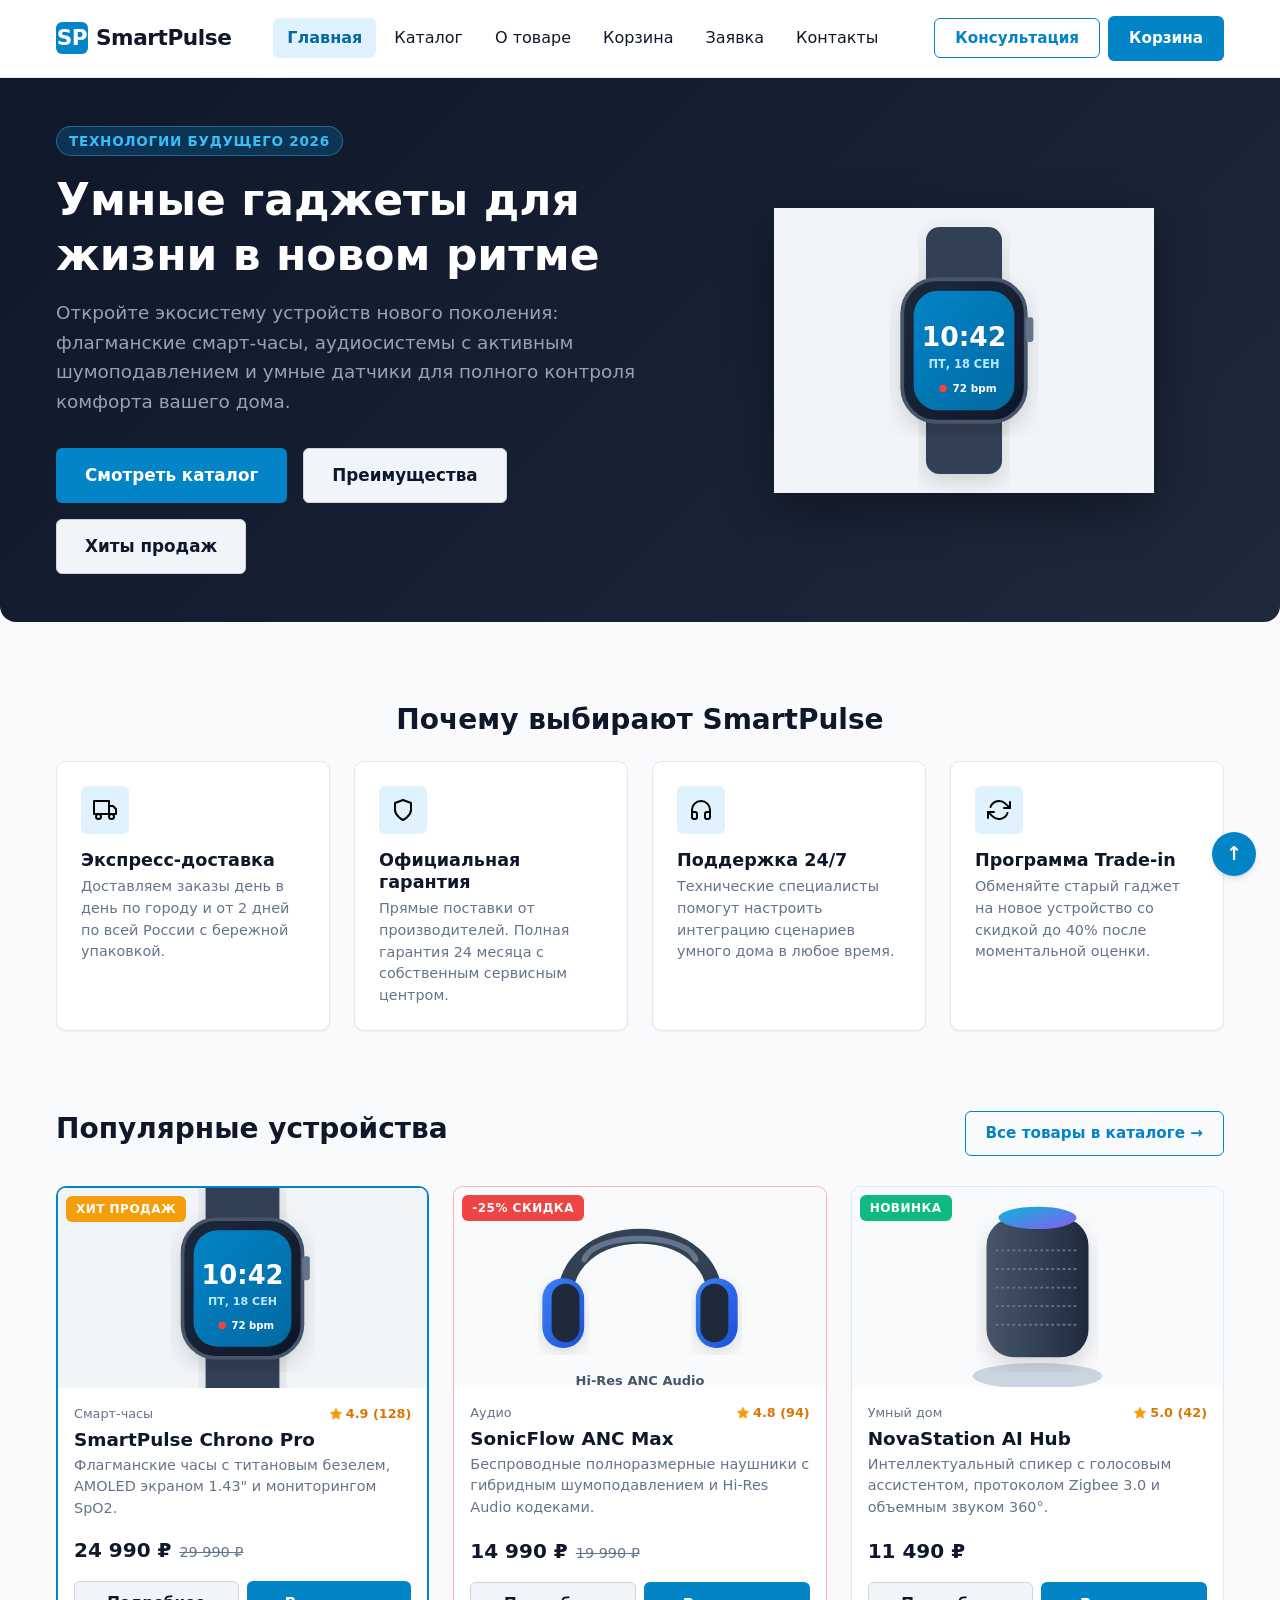
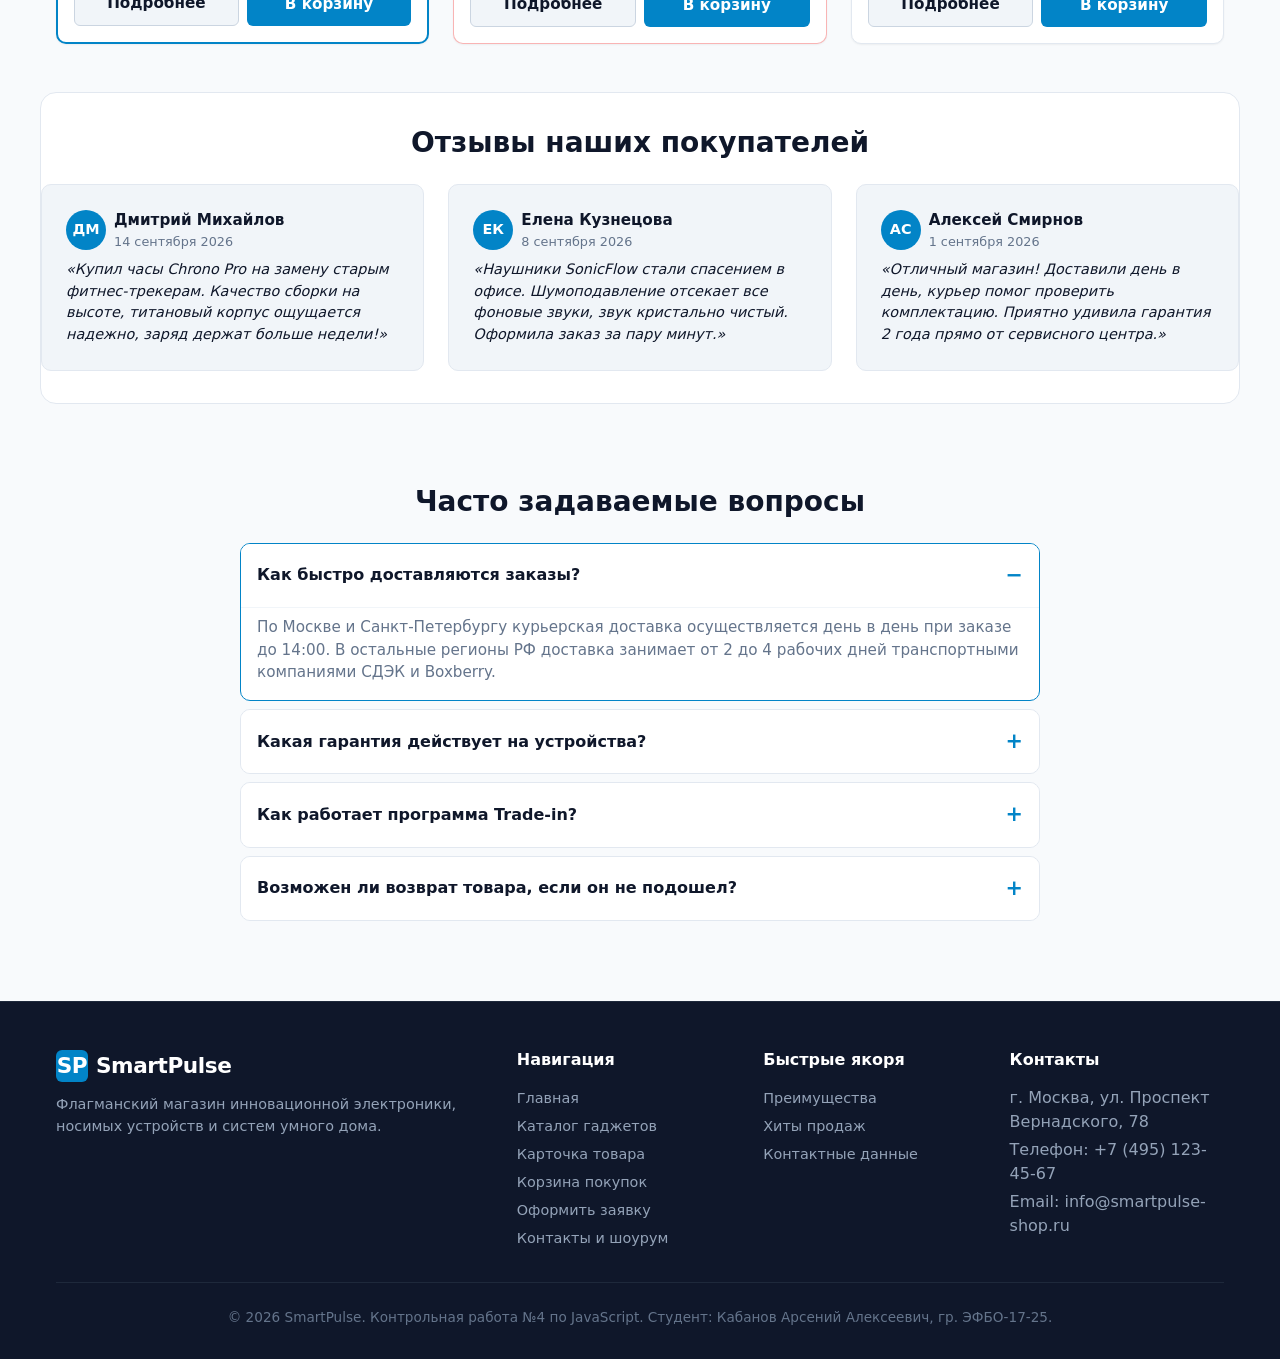
<file: index.html>
<!DOCTYPE html>
<html lang="ru">
<head>
  <meta charset="UTF-8">
  <meta name="viewport" content="width=device-width, initial-scale=1.0">
  <meta name="description" content="Интернет-магазин умной электроники и гаджетов SmartPulse с динамической корзиной на JavaScript, поиском и фильтрацией.">
  <title>SmartPulse — Магазин умной электроники (JavaScript)</title>
  <link rel="stylesheet" href="css/style.css">
  <link rel="stylesheet" href="css/responsive.css">
  <!-- Подключение скриптов интерактивности -->
  <script src="js/data.js" defer></script>
  <script src="js/cart.js" defer></script>
  <script src="js/modal.js" defer></script>
  <script src="js/main.js" defer></script>
</head>
<body>

  <!-- Ссылка быстрой навигации для скринридеров и клавиатуры (A11y) -->
  <a href="#main-content" class="skip-link">Перейти к основному содержимому</a>

  <!-- Шапка сайта -->
  <header class="site-header site-header--sticky">
    <div class="container site-header__inner">
      <a href="index.html" class="site-header__logo" aria-label="На главную страницу SmartPulse">
        <span class="site-header__logo-icon" aria-hidden="true">SP</span>
        <span>SmartPulse</span>
      </a>

      <!-- Кнопка мобильного бургер-меню -->
      <button type="button" class="burger-btn" aria-label="Открыть мобильное меню" aria-expanded="false" aria-controls="site-nav">
        <span class="burger-btn__line" aria-hidden="true"></span>
        <span class="burger-btn__line" aria-hidden="true"></span>
        <span class="burger-btn__line" aria-hidden="true"></span>
      </button>

      <!-- Единая сквозная навигация -->
      <nav id="site-nav" class="site-nav" aria-label="Основная навигация">
        <ul class="site-nav__list">
          <li class="site-nav__item">
            <a href="index.html" class="site-nav__link site-nav__link--active" aria-current="page">Главная</a>
          </li>
          <li class="site-nav__item">
            <a href="catalog.html" class="site-nav__link">Каталог</a>
          </li>
          <li class="site-nav__item">
            <a href="product.html" class="site-nav__link">О товаре</a>
          </li>
          <li class="site-nav__item">
            <a href="cart.html" class="site-nav__link">
              Корзина <span class="cart-badge" style="display: none;"></span>
            </a>
          </li>
          <li class="site-nav__item">
            <a href="order.html" class="site-nav__link">Заявка</a>
          </li>
          <li class="site-nav__item">
            <a href="contacts.html" class="site-nav__link">Контакты</a>
          </li>
        </ul>
      </nav>

      <div class="site-header__actions">
        <button type="button" class="button button--outline" data-modal-open>Консультация</button>
        <a href="cart.html" class="button button--primary">Корзина</a>
      </div>
    </div>
  </header>

  <!-- Основное содержимое страницы -->
  <main id="main-content">
    <!-- Промо-блок (Hero) -->
    <section class="hero" aria-label="Промо-блок">
      <div class="container hero__inner">
        <div class="hero__content">
          <span class="hero__badge">Технологии будущего 2026</span>
          <h1 class="hero__title">Умные гаджеты для жизни в новом ритме</h1>
          <p class="hero__description">
            Откройте экосистему устройств нового поколения: флагманские смарт-часы, аудиосистемы с активным шумоподавлением и умные датчики для полного контроля комфорта вашего дома.
          </p>
          <div class="hero__actions">
            <a href="catalog.html" class="button button--primary button--large">Смотреть каталог</a>
            <a href="#advantages" class="button button--secondary button--large">Преимущества</a>
            <a href="#popular" class="button button--secondary button--large">Хиты продаж</a>
          </div>
        </div>
        <div class="hero__visual">
          <picture>
            <source media="(max-width: 480px)" srcset="images/products/watch-chrono.svg">
            <img src="images/products/watch-chrono.svg" alt="Флагманские смарт-часы SmartPulse Chrono Pro" width="380" height="280" loading="eager">
          </picture>
        </div>
      </div>
    </section>

    <!-- Секция преимуществ с якорным идентификатором -->
    <section id="advantages" class="advantages" aria-label="Преимущества магазина">
      <div class="container">
        <h2 class="advantages__title">Почему выбирают SmartPulse</h2>
        <div class="advantages__grid">
          <article class="advantage-card">
            <div class="advantage-card__icon-box">
              <img src="images/icons/truck.svg" alt="" aria-hidden="true" width="24" height="24">
            </div>
            <h3 class="advantage-card__title">Экспресс-доставка</h3>
            <p class="advantage-card__text">Доставляем заказы день в день по городу и от 2 дней по всей России с бережной упаковкой.</p>
          </article>

          <article class="advantage-card">
            <div class="advantage-card__icon-box">
              <img src="images/icons/shield.svg" alt="" aria-hidden="true" width="24" height="24">
            </div>
            <h3 class="advantage-card__title">Официальная гарантия</h3>
            <p class="advantage-card__text">Прямые поставки от производителей. Полная гарантия 24 месяца с собственным сервисным центром.</p>
          </article>

          <article class="advantage-card">
            <div class="advantage-card__icon-box">
              <img src="images/icons/headset.svg" alt="" aria-hidden="true" width="24" height="24">
            </div>
            <h3 class="advantage-card__title">Поддержка 24/7</h3>
            <p class="advantage-card__text">Технические специалисты помогут настроить интеграцию сценариев умного дома в любое время.</p>
          </article>

          <article class="advantage-card">
            <div class="advantage-card__icon-box">
              <img src="images/icons/refresh.svg" alt="" aria-hidden="true" width="24" height="24">
            </div>
            <h3 class="advantage-card__title">Программа Trade-in</h3>
            <p class="advantage-card__text">Обменяйте старый гаджет на новое устройство со скидкой до 40% после моментальной оценки.</p>
          </article>
        </div>
      </div>
    </section>

    <!-- Секция популярных товаров с интерактивным добавлением в корзину -->
    <section id="popular" class="container" aria-label="Популярные устройства">
      <div style="display: flex; justify-content: space-between; align-items: baseline; margin-bottom: 24px; flex-wrap: wrap; gap: 12px;">
        <h2>Популярные устройства</h2>
        <a href="catalog.html" class="button button--outline">Все товары в каталоге →</a>
      </div>

      <div class="product-grid">
        <!-- Карточка 1 -->
        <article class="product-card product-card--featured">
          <span class="product-card__badge product-card__badge--hit">Хит продаж</span>
          <div class="product-card__image-box">
            <img src="images/products/watch-chrono.svg" alt="Смарт-часы SmartPulse Chrono Pro" class="product-card__image" width="300" height="200" loading="lazy">
          </div>
          <div class="product-card__content">
            <div class="product-card__meta">
              <span>Смарт-часы</span>
              <span class="product-card__rating">
                <img src="images/icons/star.svg" alt="" aria-hidden="true" width="14" height="14"> 4.9 (128)
              </span>
            </div>
            <h3 class="product-card__title">
              <a href="product.html">SmartPulse Chrono Pro</a>
            </h3>
            <p class="product-card__description">Флагманские часы с титановым безелем, AMOLED экраном 1.43" и мониторингом SpO2.</p>
            <div class="product-card__price-row">
              <span class="product-card__price">24 990 ₽</span>
              <span class="product-card__old-price">29 990 ₽</span>
            </div>
            <div class="product-card__actions">
              <a href="product.html" class="button button--secondary">Подробнее</a>
              <button type="button" class="button button--primary" data-buy-id="1">В корзину</button>
            </div>
          </div>
        </article>

        <!-- Карточка 2 -->
        <article class="product-card product-card--discount">
          <span class="product-card__badge product-card__badge--discount">-25% Скидка</span>
          <div class="product-card__image-box">
            <img src="images/products/headphones-pro.svg" alt="Беспроводные наушники SonicFlow ANC" class="product-card__image" width="300" height="200" loading="lazy">
          </div>
          <div class="product-card__content">
            <div class="product-card__meta">
              <span>Аудио</span>
              <span class="product-card__rating">
                <img src="images/icons/star.svg" alt="" aria-hidden="true" width="14" height="14"> 4.8 (94)
              </span>
            </div>
            <h3 class="product-card__title">
              <a href="product.html">SonicFlow ANC Max</a>
            </h3>
            <p class="product-card__description">Беспроводные полноразмерные наушники с гибридным шумоподавлением и Hi-Res Audio кодеками.</p>
            <div class="product-card__price-row">
              <span class="product-card__price">14 990 ₽</span>
              <span class="product-card__old-price">19 990 ₽</span>
            </div>
            <div class="product-card__actions">
              <a href="product.html" class="button button--secondary">Подробнее</a>
              <button type="button" class="button button--primary" data-buy-id="2">В корзину</button>
            </div>
          </div>
        </article>

        <!-- Карточка 3 -->
        <article class="product-card">
          <span class="product-card__badge product-card__badge--new">Новинка</span>
          <div class="product-card__image-box">
            <img src="images/products/speaker-home.svg" alt="Умная колонка NovaStation AI" class="product-card__image" width="300" height="200" loading="lazy">
          </div>
          <div class="product-card__content">
            <div class="product-card__meta">
              <span>Умный дом</span>
              <span class="product-card__rating">
                <img src="images/icons/star.svg" alt="" aria-hidden="true" width="14" height="14"> 5.0 (42)
              </span>
            </div>
            <h3 class="product-card__title">
              <a href="product.html">NovaStation AI Hub</a>
            </h3>
            <p class="product-card__description">Интеллектуальный спикер с голосовым ассистентом, протоколом Zigbee 3.0 и объемным звуком 360°.</p>
            <div class="product-card__price-row">
              <span class="product-card__price">11 490 ₽</span>
            </div>
            <div class="product-card__actions">
              <a href="product.html" class="button button--secondary">Подробнее</a>
              <button type="button" class="button button--primary" data-buy-id="3">В корзину</button>
            </div>
          </div>
        </article>
      </div>
    </section>

    <!-- Секция отзывов клиентов -->
    <section class="container reviews" aria-label="Отзывы покупателей">
      <h2 class="reviews__title">Отзывы наших покупателей</h2>
      <div class="reviews__grid">
        <article class="review-card">
          <div class="review-card__header">
            <div class="review-card__avatar" aria-hidden="true">ДМ</div>
            <div>
              <div class="review-card__author">Дмитрий Михайлов</div>
              <div class="review-card__date">14 сентября 2026</div>
            </div>
          </div>
          <p class="review-card__text">
            «Купил часы Chrono Pro на замену старым фитнес-трекерам. Качество сборки на высоте, титановый корпус ощущается надежно, заряд держат больше недели!»
          </p>
        </article>

        <article class="review-card">
          <div class="review-card__header">
            <div class="review-card__avatar" aria-hidden="true">ЕК</div>
            <div>
              <div class="review-card__author">Елена Кузнецова</div>
              <div class="review-card__date">8 сентября 2026</div>
            </div>
          </div>
          <p class="review-card__text">
            «Наушники SonicFlow стали спасением в офисе. Шумоподавление отсекает все фоновые звуки, звук кристально чистый. Оформила заказ за пару минут.»
          </p>
        </article>

        <article class="review-card">
          <div class="review-card__header">
            <div class="review-card__avatar" aria-hidden="true">АС</div>
            <div>
              <div class="review-card__author">Алексей Смирнов</div>
              <div class="review-card__date">1 сентября 2026</div>
            </div>
          </div>
          <p class="review-card__text">
            «Отличный магазин! Доставили день в день, курьер помог проверить комплектацию. Приятно удивила гарантия 2 года прямо от сервисного центра.»
          </p>
        </article>
      </div>
    </section>

    <!-- Секция FAQ -->
    <section class="container faq" aria-label="Часто задаваемые вопросы">
      <h2 class="faq__title">Часто задаваемые вопросы</h2>
      <div class="faq__list">
        <details class="faq-item" open>
          <summary class="faq-item__question">Как быстро доставляются заказы?</summary>
          <div class="faq-item__answer">
            По Москве и Санкт-Петербургу курьерская доставка осуществляется день в день при заказе до 14:00. В остальные регионы РФ доставка занимает от 2 до 4 рабочих дней транспортными компаниями СДЭК и Boxberry.
          </div>
        </details>

        <details class="faq-item">
          <summary class="faq-item__question">Какая гарантия действует на устройства?</summary>
          <div class="faq-item__answer">
            Все товары сертифицированы и имеют официальную гарантию производителя 24 месяца со дня покупки. В случае неисправности мы оперативно осуществляем ремонт или замену.
          </div>
        </details>

        <details class="faq-item">
          <summary class="faq-item__question">Как работает программа Trade-in?</summary>
          <div class="faq-item__answer">
            Вы приносите ваш старый гаджет в наш шоурум или передаете курьеру, специалист проводит диагностику за 10 минут, и стоимость старого устройства вычитается из чека на новую покупку.
          </div>
        </details>

        <details class="faq-item">
          <summary class="faq-item__question">Возможен ли возврат товара, если он не подошел?</summary>
          <div class="faq-item__answer">
            Да, вы можете вернуть товар надлежащего качества в течение 14 дней с момента получения при сохранении товарного вида, заводских пломб и чека.
          </div>
        </details>
      </div>
    </section>
  </main>

  <!-- Плавающая кнопка возврата наверх -->
  <a href="#main-content" class="scroll-top-btn" title="Вернуться к началу страницы" aria-label="Вернуться наверх">↑</a>

  <!-- Модальное окно быстрой заявки/консультации -->
  <dialog id="modal-feedback" class="modal" aria-labelledby="modal-title">
    <div class="modal__card">
      <button type="button" class="modal__close-btn" data-modal-close aria-label="Закрыть окно">&times;</button>
      <h3 id="modal-title">Быстрая консультация</h3>
      <p style="font-size: 0.9rem; color: var(--color-text-muted); margin-bottom: 16px;">
        Оставьте свои контакты, и наш специалист перезвонит в течение 10 минут для подбора гаджета.
      </p>
      <form class="order-form" method="dialog">
        <div class="order-form__field">
          <label for="modal-name" class="order-form__label">Ваше имя <span class="order-form__label-required">*</span></label>
          <input type="text" id="modal-name" name="name" class="order-form__input" required placeholder="Арсений">
        </div>
        <div class="order-form__field">
          <label for="modal-phone" class="order-form__label">Номер телефона <span class="order-form__label-required">*</span></label>
          <input type="tel" id="modal-phone" name="phone" class="order-form__input" required placeholder="+7 (999) 000-00-00">
        </div>
        <div class="order-form__field">
          <label class="order-form__checkbox-label">
            <input type="checkbox" name="agree" required checked>
            Согласен на обработку персональных данных
          </label>
        </div>
        <div class="order-form__actions">
          <button type="button" class="button button--secondary" data-modal-close>Отмена</button>
          <button type="submit" class="button button--primary">Жду звонка</button>
        </div>
      </form>
    </div>
  </dialog>

  <!-- Подвал сайта с якорным идентификатором #contacts -->
  <footer id="contacts" class="site-footer">
    <div class="container">
      <div class="site-footer__grid">
        <div>
          <div class="site-header__logo" style="color: #ffffff; margin-bottom: 12px;">
            <span class="site-header__logo-icon" aria-hidden="true">SP</span>
            <span>SmartPulse</span>
          </div>
          <p style="font-size: 0.9rem;">
            Флагманский магазин инновационной электроники, носимых устройств и систем умного дома.
          </p>
        </div>

        <div>
          <h4 class="site-footer__title">Навигация</h4>
          <ul class="site-footer__list">
            <li><a href="index.html" class="site-footer__link">Главная</a></li>
            <li><a href="catalog.html" class="site-footer__link">Каталог гаджетов</a></li>
            <li><a href="product.html" class="site-footer__link">Карточка товара</a></li>
            <li><a href="cart.html" class="site-footer__link">Корзина покупок</a></li>
            <li><a href="order.html" class="site-footer__link">Оформить заявку</a></li>
            <li><a href="contacts.html" class="site-footer__link">Контакты и шоурум</a></li>
          </ul>
        </div>

        <div>
          <h4 class="site-footer__title">Быстрые якоря</h4>
          <ul class="site-footer__list">
            <li><a href="index.html#advantages" class="site-footer__link">Преимущества</a></li>
            <li><a href="index.html#popular" class="site-footer__link">Хиты продаж</a></li>
            <li><a href="index.html#contacts" class="site-footer__link">Контактные данные</a></li>
          </ul>
        </div>

        <div>
          <h4 class="site-footer__title">Контакты</h4>
          <ul class="site-footer__list">
            <li>г. Москва, ул. Проспект Вернадского, 78</li>
            <li>Телефон: +7 (495) 123-45-67</li>
            <li>Email: info@smartpulse-shop.ru</li>
          </ul>
        </div>
      </div>

      <div class="site-footer__bottom">
        <p>© 2026 SmartPulse. Контрольная работа №4 по JavaScript. Студент: Кабанов Арсений Алексеевич, гр. ЭФБО-17-25.</p>
      </div>
    </div>
  </footer>

</body>
</html>
</file>
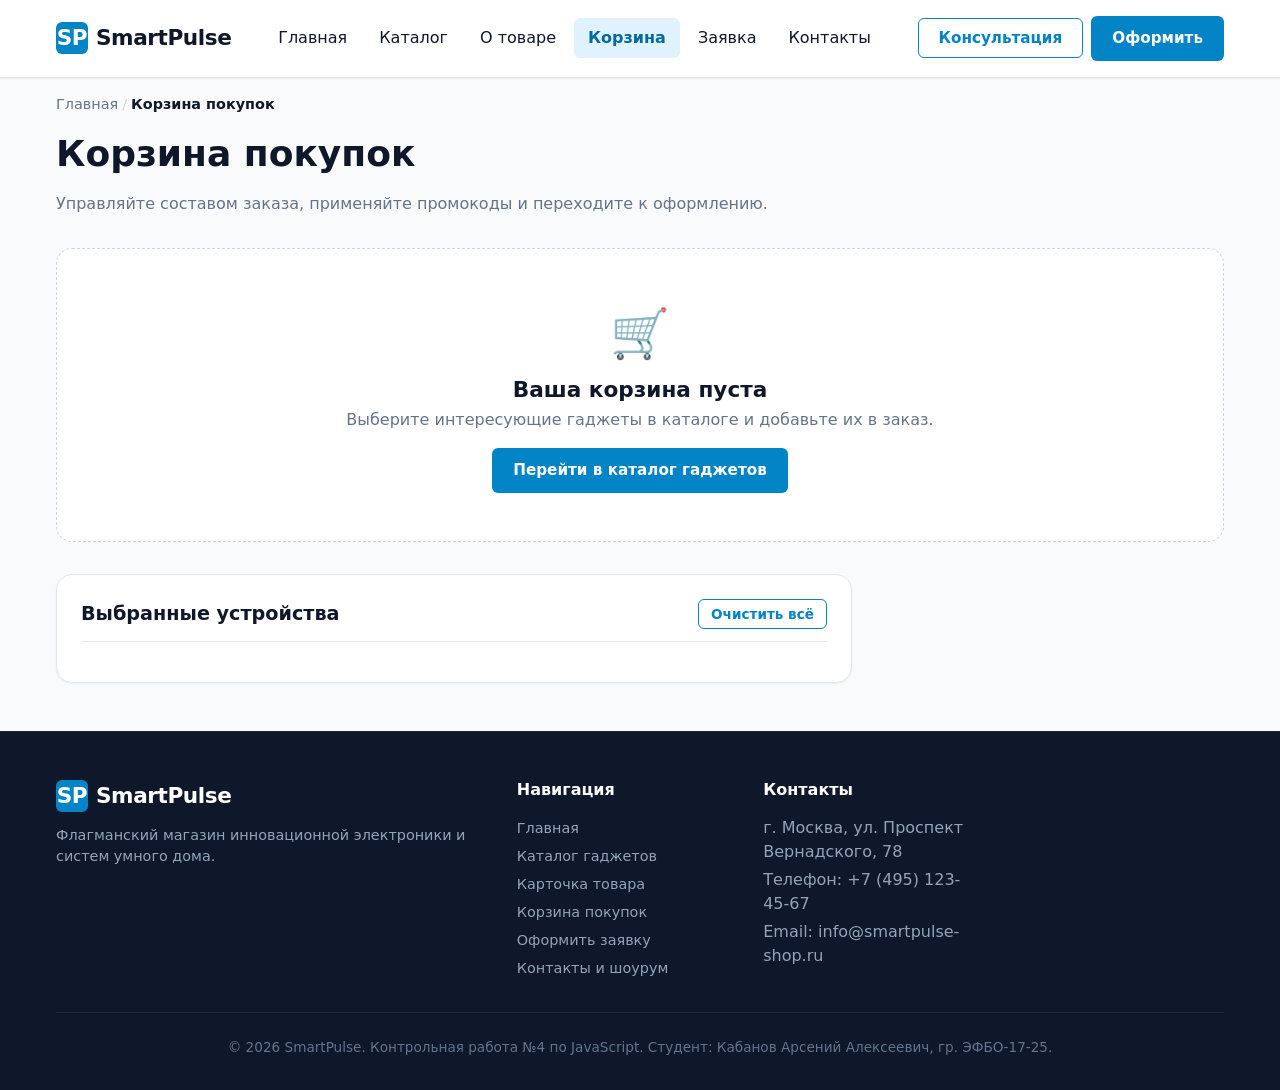
<file: cart.html>
<!DOCTYPE html>
<html lang="ru">
<head>
  <meta charset="UTF-8">
  <meta name="viewport" content="width=device-width, initial-scale=1.0">
  <meta name="description" content="Корзина покупок интернет-магазина SmartPulse. Просмотр выбранных гаджетов, расчет стоимости и применение промокодов.">
  <title>Корзина покупок — SmartPulse (JavaScript)</title>
  <link rel="stylesheet" href="css/style.css">
  <link rel="stylesheet" href="css/responsive.css">
  <script src="js/data.js" defer></script>
  <script src="js/cart.js" defer></script>
  <script src="js/modal.js" defer></script>
  <script src="js/main.js" defer></script>
</head>
<body>

  <!-- Ссылка быстрой навигации для скринридеров и клавиатуры (A11y) -->
  <a href="#main-content" class="skip-link">Перейти к основному содержимому</a>

  <!-- Шапка сайта -->
  <header class="site-header site-header--sticky">
    <div class="container site-header__inner">
      <a href="index.html" class="site-header__logo" aria-label="На главную страницу SmartPulse">
        <span class="site-header__logo-icon" aria-hidden="true">SP</span>
        <span>SmartPulse</span>
      </a>

      <!-- Кнопка мобильного бургер-меню -->
      <button type="button" class="burger-btn" aria-label="Открыть мобильное меню" aria-expanded="false" aria-controls="site-nav">
        <span class="burger-btn__line" aria-hidden="true"></span>
        <span class="burger-btn__line" aria-hidden="true"></span>
        <span class="burger-btn__line" aria-hidden="true"></span>
      </button>

      <!-- Единая сквозная навигация -->
      <nav id="site-nav" class="site-nav" aria-label="Основная навигация">
        <ul class="site-nav__list">
          <li class="site-nav__item">
            <a href="index.html" class="site-nav__link">Главная</a>
          </li>
          <li class="site-nav__item">
            <a href="catalog.html" class="site-nav__link">Каталог</a>
          </li>
          <li class="site-nav__item">
            <a href="product.html" class="site-nav__link">О товаре</a>
          </li>
          <li class="site-nav__item">
            <a href="cart.html" class="site-nav__link site-nav__link--active" aria-current="page">
              Корзина <span class="cart-badge" style="display: none;"></span>
            </a>
          </li>
          <li class="site-nav__item">
            <a href="order.html" class="site-nav__link">Заявка</a>
          </li>
          <li class="site-nav__item">
            <a href="contacts.html" class="site-nav__link">Контакты</a>
          </li>
        </ul>
      </nav>

      <div class="site-header__actions">
        <button type="button" class="button button--outline" data-modal-open>Консультация</button>
        <a href="order.html" class="button button--primary">Оформить</a>
      </div>
    </div>
  </header>

  <!-- Хлебные крошки -->
  <div class="container">
    <nav class="breadcrumbs" aria-label="Хлебные крошки">
      <ol class="breadcrumbs__list">
        <li class="breadcrumbs__item"><a href="index.html" class="breadcrumbs__link">Главная</a></li>
        <li class="breadcrumbs__item"><span class="breadcrumbs__current">Корзина покупок</span></li>
      </ol>
    </nav>
  </div>

  <!-- Основное содержимое страницы корзины -->
  <main id="main-content" class="container">
    <header style="margin-bottom: 24px;">
      <h1>Корзина покупок</h1>
      <p style="color: var(--color-text-muted);">
        Управляйте составом заказа, применяйте промокоды и переходите к оформлению.
      </p>
    </header>

    <!-- Пустое состояние корзины (по умолчанию скрыто) -->
    <div id="cart-empty-state" class="empty-state" style="display: none;">
      <div class="empty-state__icon" aria-hidden="true">🛒</div>
      <h2 class="empty-state__title">Ваша корзина пуста</h2>
      <p class="empty-state__desc">Выберите интересующие гаджеты в каталоге и добавьте их в заказ.</p>
      <a href="catalog.html" class="button button--primary">Перейти в каталог гаджетов</a>
    </div>

    <!-- Основной макет корзины с товарами и калькулятором -->
    <div class="cart-layout">
      <!-- Список выбранных позиций -->
      <section class="cart-items-card" aria-label="Список позиций в корзине">
        <div style="display: flex; justify-content: space-between; align-items: center; margin-bottom: 16px; border-bottom: 1px solid var(--color-border-light); padding-bottom: 12px;">
          <h2 style="font-size: 1.2rem; margin-bottom: 0;">Выбранные устройства</h2>
          <button type="button" id="cart-clear-btn" class="button button--outline" style="font-size: 0.85rem; padding: 6px 12px;">Очистить всё</button>
        </div>

        <div id="cart-items-container">
          <!-- Товары генерируются динамически через js/cart.js -->
        </div>
      </section>

      <!-- Блок расчета суммы и промокода -->
      <aside id="cart-summary-block" class="cart-summary-card" aria-label="Итоговый расчет">
        <h2 style="font-size: 1.2rem; margin-bottom: 16px;">Итог заказа</h2>

        <div class="cart-summary__row">
          <span>Сумма товаров:</span>
          <strong id="cart-subtotal">0 ₽</strong>
        </div>

        <div class="cart-summary__row">
          <span>Скидка:</span>
          <strong id="cart-discount" style="color: var(--color-success);">0 ₽ (0%)</strong>
        </div>

        <div class="cart-summary__row cart-summary__row--total">
          <span>К оплате:</span>
          <strong id="cart-final-total" style="color: var(--color-primary);">0 ₽</strong>
        </div>

        <!-- Форма промокода -->
        <form id="cart-promo-form" style="margin-top: 20px; border-top: 1px solid var(--color-border-light); padding-top: 16px;">
          <label for="cart-promo-input" style="display: block; font-size: 0.85rem; font-weight: 600; margin-bottom: 6px;">
            Промокод на скидку:
          </label>
          <div style="display: flex; gap: 8px;">
            <input type="text" id="cart-promo-input" placeholder="MIREA2026" class="order-form__input" style="padding: 8px 12px;">
            <button type="submit" class="button button--secondary" style="padding: 8px 14px;">Применить</button>
          </div>
          <div id="promo-feedback" class="form-feedback"></div>
        </form>

        <div style="margin-top: 24px;">
          <a href="order.html" class="button button--primary button--large" style="width: 100%;">Перейти к оформлению</a>
        </div>
      </aside>
    </div>
  </main>

  <!-- Модальное окно быстрой консультации -->
  <dialog id="modal-feedback" class="modal" aria-labelledby="modal-title">
    <div class="modal__card">
      <button type="button" class="modal__close-btn" data-modal-close aria-label="Закрыть окно">&times;</button>
      <h3 id="modal-title">Консультация по заказу</h3>
      <p style="font-size: 0.9rem; color: var(--color-text-muted); margin-bottom: 16px;">
        Оставьте свои контакты, и наш специалист перезвонит в течение 10 минут.
      </p>
      <form class="order-form" method="dialog">
        <div class="order-form__field">
          <label for="modal-name" class="order-form__label">Ваше имя <span class="order-form__label-required">*</span></label>
          <input type="text" id="modal-name" name="name" class="order-form__input" required placeholder="Арсений">
        </div>
        <div class="order-form__field">
          <label for="modal-phone" class="order-form__label">Номер телефона <span class="order-form__label-required">*</span></label>
          <input type="tel" id="modal-phone" name="phone" class="order-form__input" required placeholder="+7 (999) 000-00-00">
        </div>
        <div class="order-form__field">
          <label class="order-form__checkbox-label">
            <input type="checkbox" name="agree" required checked>
            Согласен на обработку персональных данных
          </label>
        </div>
        <div class="order-form__actions">
          <button type="button" class="button button--secondary" data-modal-close>Отмена</button>
          <button type="submit" class="button button--primary">Жду звонка</button>
        </div>
      </form>
    </div>
  </dialog>

  <!-- Подвал сайта -->
  <footer class="site-footer">
    <div class="container">
      <div class="site-footer__grid">
        <div>
          <div class="site-header__logo" style="color: #ffffff; margin-bottom: 12px;">
            <span class="site-header__logo-icon" aria-hidden="true">SP</span>
            <span>SmartPulse</span>
          </div>
          <p style="font-size: 0.9rem;">
            Флагманский магазин инновационной электроники и систем умного дома.
          </p>
        </div>

        <div>
          <h4 class="site-footer__title">Навигация</h4>
          <ul class="site-footer__list">
            <li><a href="index.html" class="site-footer__link">Главная</a></li>
            <li><a href="catalog.html" class="site-footer__link">Каталог гаджетов</a></li>
            <li><a href="product.html" class="site-footer__link">Карточка товара</a></li>
            <li><a href="cart.html" class="site-footer__link">Корзина покупок</a></li>
            <li><a href="order.html" class="site-footer__link">Оформить заявку</a></li>
            <li><a href="contacts.html" class="site-footer__link">Контакты и шоурум</a></li>
          </ul>
        </div>

        <div>
          <h4 class="site-footer__title">Контакты</h4>
          <ul class="site-footer__list">
            <li>г. Москва, ул. Проспект Вернадского, 78</li>
            <li>Телефон: +7 (495) 123-45-67</li>
            <li>Email: info@smartpulse-shop.ru</li>
          </ul>
        </div>
      </div>

      <div class="site-footer__bottom">
        <p>© 2026 SmartPulse. Контрольная работа №4 по JavaScript. Студент: Кабанов Арсений Алексеевич, гр. ЭФБО-17-25.</p>
      </div>
    </div>
  </footer>

</body>
</html>
</file>
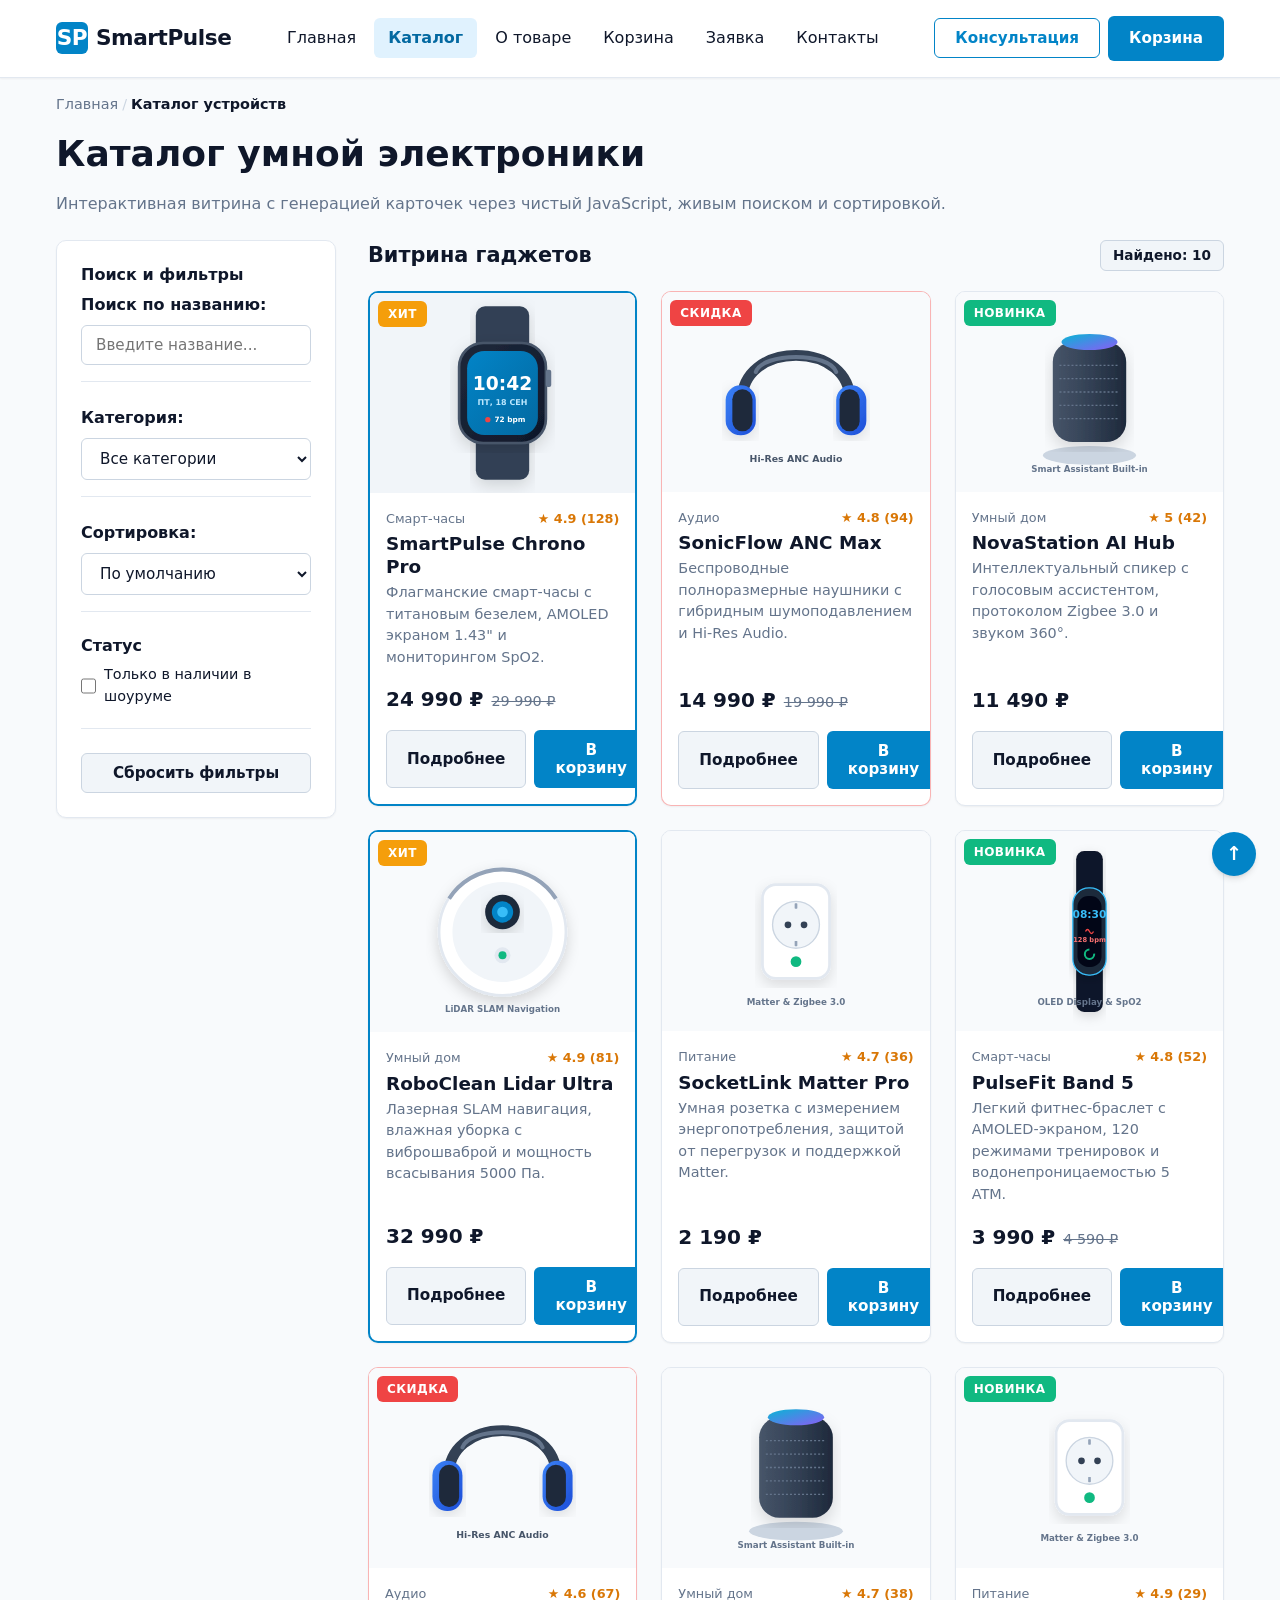
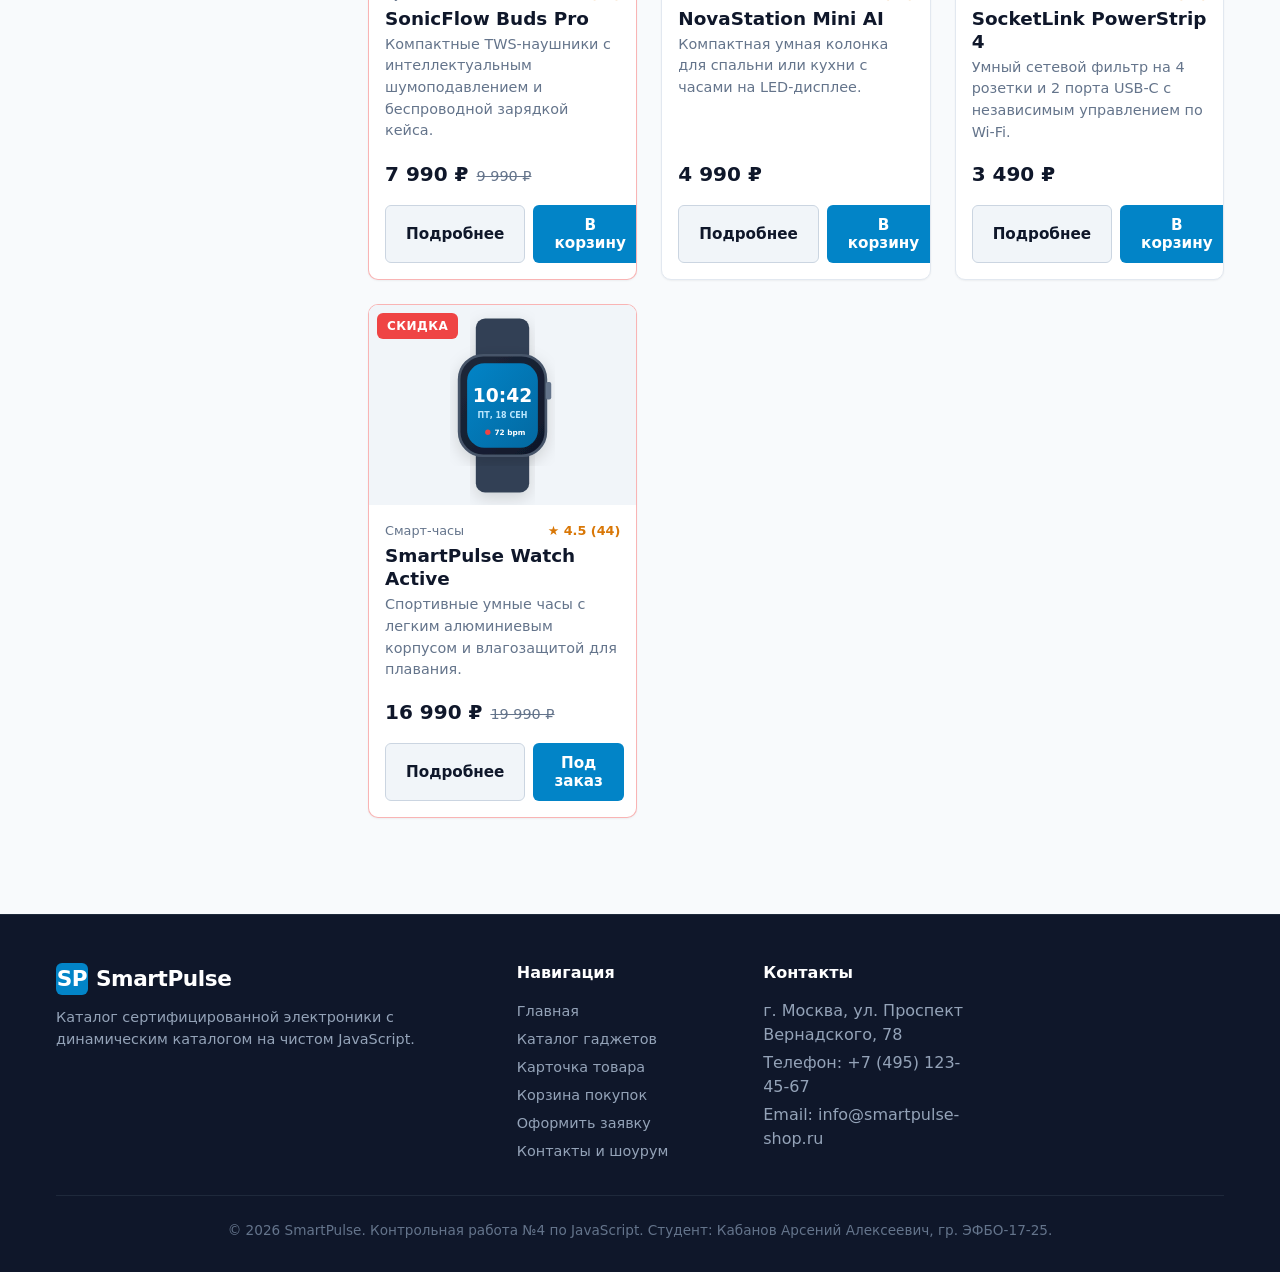
<file: catalog.html>
<!DOCTYPE html>
<html lang="ru">
<head>
  <meta charset="UTF-8">
  <meta name="viewport" content="width=device-width, initial-scale=1.0">
  <meta name="description" content="Каталог инновационных гаджетов и умной электроники SmartPulse на JavaScript: живой поиск, фильтрация по категориям и сортировка.">
  <title>Каталог умной электроники — SmartPulse (JavaScript)</title>
  <link rel="stylesheet" href="css/style.css">
  <link rel="stylesheet" href="css/responsive.css">
  <!-- Подключение JavaScript-модулей в соответствии с разделом 12 -->
  <script src="js/data.js" defer></script>
  <script src="js/cart.js" defer></script>
  <script src="js/catalog.js" defer></script>
  <script src="js/modal.js" defer></script>
  <script src="js/main.js" defer></script>
</head>
<body>

  <!-- Ссылка быстрой навигации для скринридеров и клавиатуры (A11y) -->
  <a href="#main-content" class="skip-link">Перейти к основному содержимому</a>

  <!-- Шапка сайта -->
  <header class="site-header site-header--sticky">
    <div class="container site-header__inner">
      <a href="index.html" class="site-header__logo" aria-label="На главную страницу SmartPulse">
        <span class="site-header__logo-icon" aria-hidden="true">SP</span>
        <span>SmartPulse</span>
      </a>

      <!-- Кнопка мобильного бургер-меню -->
      <button type="button" class="burger-btn" aria-label="Открыть мобильное меню" aria-expanded="false" aria-controls="site-nav">
        <span class="burger-btn__line" aria-hidden="true"></span>
        <span class="burger-btn__line" aria-hidden="true"></span>
        <span class="burger-btn__line" aria-hidden="true"></span>
      </button>

      <!-- Единая сквозная навигация -->
      <nav id="site-nav" class="site-nav" aria-label="Основная навигация">
        <ul class="site-nav__list">
          <li class="site-nav__item">
            <a href="index.html" class="site-nav__link">Главная</a>
          </li>
          <li class="site-nav__item">
            <a href="catalog.html" class="site-nav__link site-nav__link--active" aria-current="page">Каталог</a>
          </li>
          <li class="site-nav__item">
            <a href="product.html" class="site-nav__link">О товаре</a>
          </li>
          <li class="site-nav__item">
            <a href="cart.html" class="site-nav__link">
              Корзина <span class="cart-badge" style="display: none;"></span>
            </a>
          </li>
          <li class="site-nav__item">
            <a href="order.html" class="site-nav__link">Заявка</a>
          </li>
          <li class="site-nav__item">
            <a href="contacts.html" class="site-nav__link">Контакты</a>
          </li>
        </ul>
      </nav>

      <div class="site-header__actions">
        <button type="button" class="button button--outline" data-modal-open>Консультация</button>
        <a href="cart.html" class="button button--primary">Корзина</a>
      </div>
    </div>
  </header>

  <!-- Хлебные крошки -->
  <div class="container">
    <nav class="breadcrumbs" aria-label="Хлебные крошки">
      <ol class="breadcrumbs__list">
        <li class="breadcrumbs__item"><a href="index.html" class="breadcrumbs__link">Главная</a></li>
        <li class="breadcrumbs__item"><span class="breadcrumbs__current">Каталог устройств</span></li>
      </ol>
    </nav>
  </div>

  <!-- Основное содержимое каталога -->
  <main id="main-content" class="container">
    <header style="margin-bottom: 24px;">
      <h1>Каталог умной электроники</h1>
      <p style="color: var(--color-text-muted);">
        Интерактивная витрина с генерацией карточек через чистый JavaScript, живым поиском и сортировкой.
      </p>
    </header>

    <div class="catalog-layout">
      <!-- Боковой блок интерактивных фильтров и поиска -->
      <aside class="filters-sidebar filters-sidebar--sticky" aria-label="Параметры поиска и фильтрации">
        <h2 class="filter-group__title">Поиск и фильтры</h2>

        <form action="#" method="get" onsubmit="return false;">
          <!-- Живой поиск по названию (событие input) -->
          <div class="filter-group">
            <label for="catalog-search-input" class="filter-group__title" style="display: block;">
              Поиск по названию:
            </label>
            <input 
              type="search" 
              id="catalog-search-input" 
              placeholder="Введите название..." 
              class="order-form__input"
              autocomplete="off"
            >
          </div>

          <!-- Фильтрация по категории (событие change) -->
          <div class="filter-group">
            <label for="catalog-category-filter" class="filter-group__title" style="display: block;">
              Категория:
            </label>
            <select id="catalog-category-filter" class="order-form__select">
              <option value="all" selected>Все категории</option>
              <option value="wearable">Смарт-часы и браслеты</option>
              <option value="audio">Беспроводное аудио</option>
              <option value="home">Умный дом и роботы</option>
              <option value="power">Питание и розетки</option>
            </select>
          </div>

          <!-- Сортировка по цене и названию (событие change) -->
          <div class="filter-group">
            <label for="catalog-sort-select" class="filter-group__title" style="display: block;">
              Сортировка:
            </label>
            <select id="catalog-sort-select" class="order-form__select">
              <option value="default" selected>По умолчанию</option>
              <option value="price-asc">Сначала дешевле (по возрастанию)</option>
              <option value="price-desc">Сначала дороже (по убыванию)</option>
              <option value="rating-desc">По рейтингу покупателей</option>
              <option value="title-asc">По названию (А — Я)</option>
            </select>
          </div>

          <!-- Фильтр наличия -->
          <div class="filter-group">
            <h3 class="filter-group__title">Статус</h3>
            <label class="filter-group__item">
              <input type="checkbox" id="catalog-instock-checkbox">
              Только в наличии в шоуруме
            </label>
          </div>

          <div class="filter-actions">
            <button type="button" id="catalog-reset-filters" class="button button--secondary" style="width: 100%;">
              Сбросить фильтры
            </button>
          </div>
        </form>
      </aside>

      <!-- Основная витрина каталога -->
      <section class="catalog-content" aria-label="Список товаров">
        <div style="display: flex; justify-content: space-between; align-items: center; margin-bottom: 20px;">
          <h2 style="font-size: 1.3rem; margin-bottom: 0;">Витрина гаджетов</h2>
          <!-- Динамический счетчик найденных товаров (раздел 6 методички) -->
          <span id="catalog-count-badge" class="button button--secondary" style="font-size: 0.85rem; padding: 4px 12px; pointer-events: none;">
            Загрузка...
          </span>
        </div>

        <!-- Контейнер для динамических карточек (карточки генерируются через js/catalog.js) -->
        <div id="catalog-products-grid" class="product-grid">
          <!-- Карточки создаются через document.createElement() в JavaScript -->
        </div>

        <!-- Пустое состояние (когда по фильтрам ничего не найдено) -->
        <div id="catalog-empty-state" class="empty-state" style="display: none;">
          <div class="empty-state__icon" aria-hidden="true">🔍</div>
          <h3 class="empty-state__title">По вашему запросу ничего не найдено</h3>
          <p class="empty-state__desc">Попробуйте изменить поисковый запрос или сбросить фильтры категорий.</p>
        </div>
      </section>
    </div>
  </main>

  <!-- Плавающая кнопка возврата наверх -->
  <a href="#main-content" class="scroll-top-btn" title="Вернуться к началу страницы" aria-label="Вернуться наверх">↑</a>

  <!-- Модальное окно быстрой консультации -->
  <dialog id="modal-feedback" class="modal" aria-labelledby="modal-title">
    <div class="modal__card">
      <button type="button" class="modal__close-btn" data-modal-close aria-label="Закрыть окно">&times;</button>
      <h3 id="modal-title">Консультация по каталогу</h3>
      <p style="font-size: 0.9rem; color: var(--color-text-muted); margin-bottom: 16px;">
        Нужна помощь с выбором гаджета? Укажите номер телефона, и наш инженер поможет определиться.
      </p>
      <form class="order-form" method="dialog">
        <div class="order-form__field">
          <label for="modal-name" class="order-form__label">Ваше имя <span class="order-form__label-required">*</span></label>
          <input type="text" id="modal-name" name="name" class="order-form__input" required placeholder="Арсений">
        </div>
        <div class="order-form__field">
          <label for="modal-phone" class="order-form__label">Номер телефона <span class="order-form__label-required">*</span></label>
          <input type="tel" id="modal-phone" name="phone" class="order-form__input" required placeholder="+7 (999) 000-00-00">
        </div>
        <div class="order-form__field">
          <label class="order-form__checkbox-label">
            <input type="checkbox" name="agree" required checked>
            Согласен на обработку персональных данных
          </label>
        </div>
        <div class="order-form__actions">
          <button type="button" class="button button--secondary" data-modal-close>Отмена</button>
          <button type="submit" class="button button--primary">Позвоните мне</button>
        </div>
      </form>
    </div>
  </dialog>

  <!-- Подвал сайта -->
  <footer class="site-footer">
    <div class="container">
      <div class="site-footer__grid">
        <div>
          <div class="site-header__logo" style="color: #ffffff; margin-bottom: 12px;">
            <span class="site-header__logo-icon" aria-hidden="true">SP</span>
            <span>SmartPulse</span>
          </div>
          <p style="font-size: 0.9rem;">
            Каталог сертифицированной электроники с динамическим каталогом на чистом JavaScript.
          </p>
        </div>

        <div>
          <h4 class="site-footer__title">Навигация</h4>
          <ul class="site-footer__list">
            <li><a href="index.html" class="site-footer__link">Главная</a></li>
            <li><a href="catalog.html" class="site-footer__link">Каталог гаджетов</a></li>
            <li><a href="product.html" class="site-footer__link">Карточка товара</a></li>
            <li><a href="cart.html" class="site-footer__link">Корзина покупок</a></li>
            <li><a href="order.html" class="site-footer__link">Оформить заявку</a></li>
            <li><a href="contacts.html" class="site-footer__link">Контакты и шоурум</a></li>
          </ul>
        </div>

        <div>
          <h4 class="site-footer__title">Контакты</h4>
          <ul class="site-footer__list">
            <li>г. Москва, ул. Проспект Вернадского, 78</li>
            <li>Телефон: +7 (495) 123-45-67</li>
            <li>Email: info@smartpulse-shop.ru</li>
          </ul>
        </div>
      </div>

      <div class="site-footer__bottom">
        <p>© 2026 SmartPulse. Контрольная работа №4 по JavaScript. Студент: Кабанов Арсений Алексеевич, гр. ЭФБО-17-25.</p>
      </div>
    </div>
  </footer>

</body>
</html>
</file>
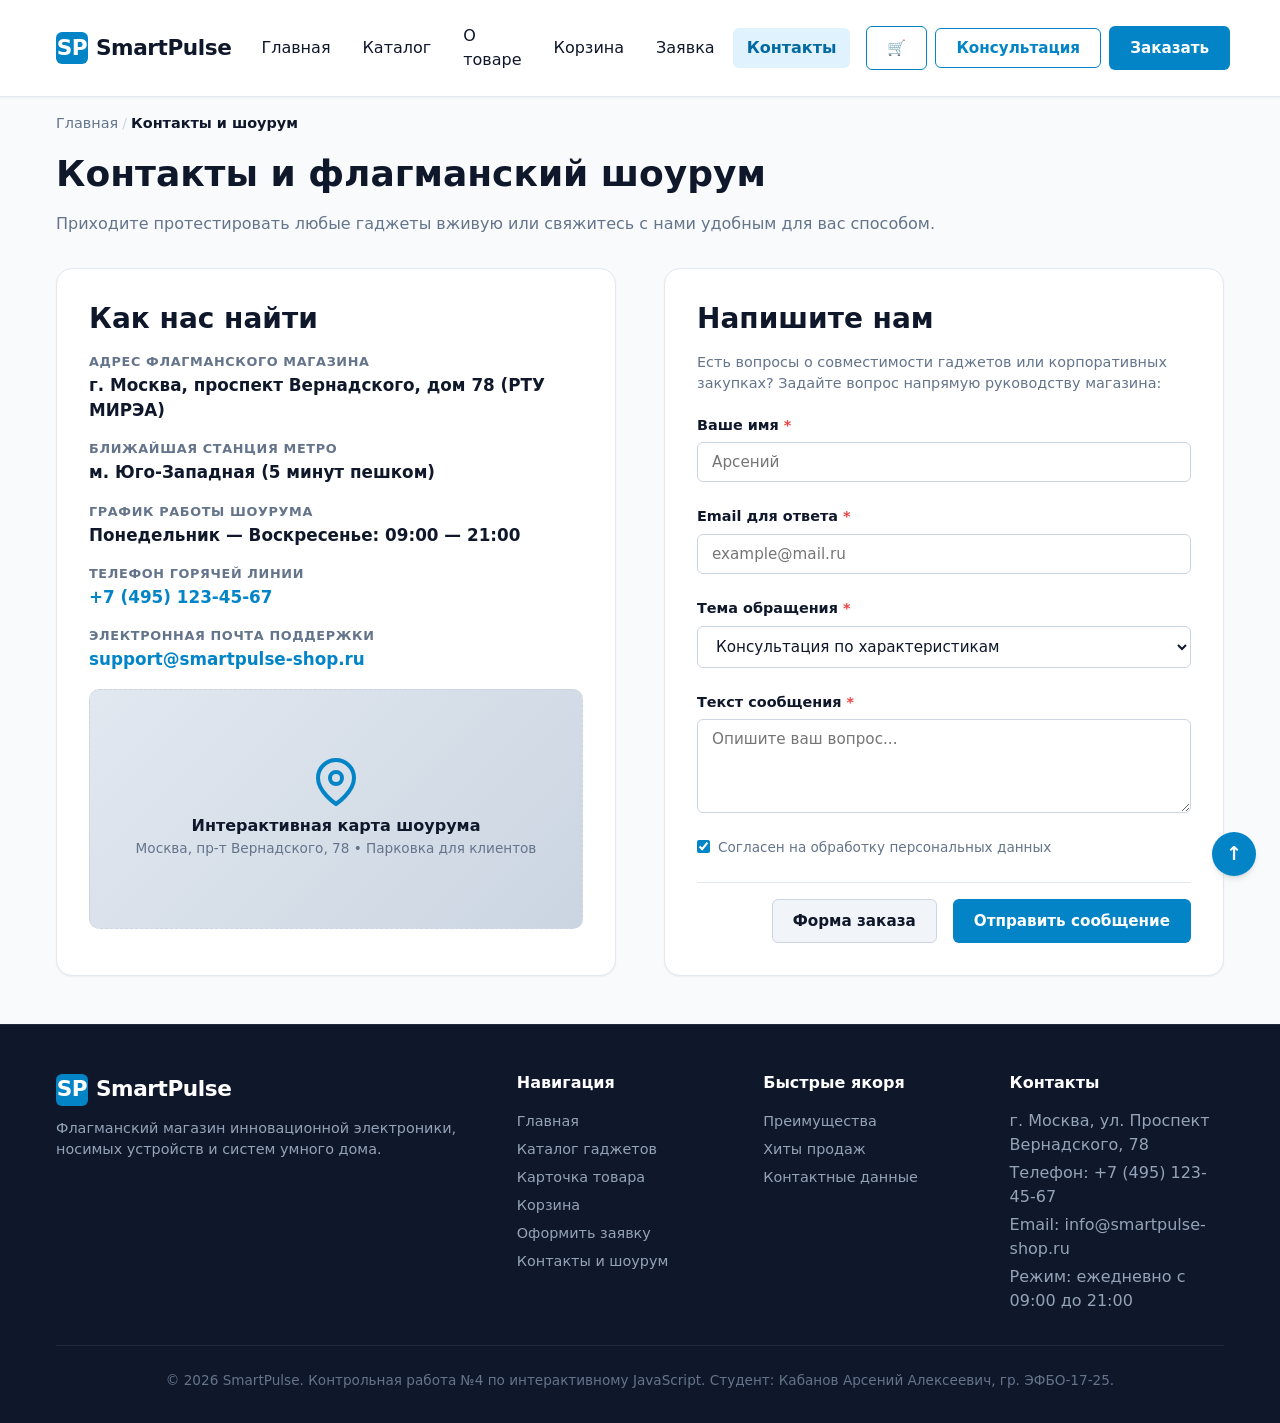
<file: contacts.html>
<!DOCTYPE html>
<html lang="ru">
<head>
  <meta charset="UTF-8">
  <meta name="viewport" content="width=device-width, initial-scale=1.0">
  <meta name="description" content="Контактная информация флагманского шоурума SmartPulse: адрес в Москве, часы работы, отдел поддержки и форма обратной связи.">
  <title>Контакты и шоурум — SmartPulse (Адаптивная версия)</title>
  <link rel="stylesheet" href="css/style.css">
  <link rel="stylesheet" href="css/responsive.css">
  <script src="js/cart.js" defer></script>
  <script src="js/modal.js" defer></script>
  <script src="js/main.js" defer></script>
</head>
<body>

  <!-- Ссылка быстрой навигации для скринридеров и клавиатуры (A11y) -->
  <a href="#main-content" class="skip-link">Перейти к основному содержимому</a>

  <!-- Шапка сайта -->
  <header class="site-header site-header--sticky">
    <div class="container site-header__inner">
      <a href="index.html" class="site-header__logo" aria-label="На главную страницу SmartPulse">
        <span class="site-header__logo-icon" aria-hidden="true">SP</span>
        <span>SmartPulse</span>
      </a>

      <!-- Кнопка мобильного бургер-меню -->
      <button type="button" class="burger-btn" aria-label="Открыть мобильное меню" aria-expanded="false" aria-controls="site-nav">
        <span class="burger-btn__line" aria-hidden="true"></span>
        <span class="burger-btn__line" aria-hidden="true"></span>
        <span class="burger-btn__line" aria-hidden="true"></span>
      </button>

      <!-- Единая сквозная навигация -->
      <nav id="site-nav" class="site-nav" aria-label="Основная навигация">
        <ul class="site-nav__list">
          <li class="site-nav__item">
            <a href="index.html" class="site-nav__link">Главная</a>
          </li>
          <li class="site-nav__item">
            <a href="catalog.html" class="site-nav__link">Каталог</a>
          </li>
          <li class="site-nav__item">
            <a href="product.html" class="site-nav__link">О товаре</a>
          </li>
          <li class="site-nav__item">
            <a href="cart.html" class="site-nav__link">Корзина <span class="cart-badge">0</span></a>
          </li>
          <li class="site-nav__item">
            <a href="order.html" class="site-nav__link">Заявка</a>
          </li>
          <li class="site-nav__item">
            <a href="contacts.html" class="site-nav__link site-nav__link--active" aria-current="page">Контакты</a>
          </li>
        </ul>
      </nav>

      <div class="site-header__actions">
        <a href="cart.html" class="button button--outline" aria-label="Корзина">
          🛒 <span class="cart-badge">0</span>
        </a>
        <button type="button" class="button button--outline" data-modal-open>Консультация</button>
        <a href="order.html" class="button button--primary">Заказать</a>
      </div>
    </div>
  </header>

  <!-- Хлебные крошки -->
  <div class="container">
    <nav class="breadcrumbs" aria-label="Хлебные крошки">
      <ol class="breadcrumbs__list">
        <li class="breadcrumbs__item"><a href="index.html" class="breadcrumbs__link">Главная</a></li>
        <li class="breadcrumbs__item"><span class="breadcrumbs__current">Контакты и шоурум</span></li>
      </ol>
    </nav>
  </div>

  <!-- Основное содержимое страницы контактов -->
  <main id="main-content" class="container">
    <header style="margin-bottom: 32px;">
      <h1>Контакты и флагманский шоурум</h1>
      <p style="color: var(--color-text-muted);">
        Приходите протестировать любые гаджеты вживую или свяжитесь с нами удобным для вас способом.
      </p>
    </header>

    <div class="contacts-grid">
      <!-- Блок контактных сведений и схемы проезда -->
      <section class="contact-info-card" aria-label="Адрес и реквизиты">
        <h2>Как нас найти</h2>

        <ul class="contact-info-list">
          <li class="contact-info-item">
            <span class="contact-info-label">Адрес флагманского магазина</span>
            <span class="contact-info-value">г. Москва, проспект Вернадского, дом 78 (РТУ МИРЭА)</span>
          </li>
          <li class="contact-info-item">
            <span class="contact-info-label">Ближайшая станция метро</span>
            <span class="contact-info-value">м. Юго-Западная (5 минут пешком)</span>
          </li>
          <li class="contact-info-item">
            <span class="contact-info-label">График работы шоурума</span>
            <span class="contact-info-value">Понедельник — Воскресенье: 09:00 — 21:00</span>
          </li>
          <li class="contact-info-item">
            <span class="contact-info-label">Телефон горячей линии</span>
            <span class="contact-info-value"><a href="tel:+74951234567">+7 (495) 123-45-67</a></span>
          </li>
          <li class="contact-info-item">
            <span class="contact-info-label">Электронная почта поддержки</span>
            <span class="contact-info-value"><a href="mailto:support@smartpulse-shop.ru">support@smartpulse-shop.ru</a></span>
          </li>
        </ul>

        <!-- Стилизованная схема проезда -->
        <div class="map-placeholder" role="img" aria-label="Схема проезда к шоуруму SmartPulse">
          <svg xmlns="http://www.w3.org/2000/svg" width="48" height="48" viewBox="0 0 24 24" fill="none" stroke="currentColor" stroke-width="2" stroke-linecap="round" stroke-linejoin="round" style="color: var(--color-primary); margin-bottom: 8px;" aria-hidden="true">
            <path d="M21 10c0 7-9 13-9 13s-9-6-9-13a9 9 0 0 1 18 0z"></path>
            <circle cx="12" cy="10" r="3"></circle>
          </svg>
          <strong style="color: var(--color-text);">Интерактивная карта шоурума</strong>
          <span style="font-size: 0.85rem;">Москва, пр-т Вернадского, 78 • Парковка для клиентов</span>
        </div>
      </section>

      <!-- Форма обратной связи -->
      <section class="contact-info-card" aria-label="Форма обратной связи">
        <h2>Напишите нам</h2>
        <p style="font-size: 0.9rem; color: var(--color-text-muted); margin-bottom: 20px;">
          Есть вопросы о совместимости гаджетов или корпоративных закупках? Задайте вопрос напрямую руководству магазина:
        </p>

        <form action="#" method="post" class="order-form">
          <div class="order-form__field">
            <label for="contact-name" class="order-form__label">
              Ваше имя <span class="order-form__label-required">*</span>
            </label>
            <input 
              type="text" 
              id="contact-name" 
              name="name" 
              class="order-form__input" 
              required 
              placeholder="Арсений"
            >
          </div>

          <div class="order-form__field">
            <label for="contact-email" class="order-form__label">
              Email для ответа <span class="order-form__label-required">*</span>
            </label>
            <input 
              type="email" 
              id="contact-email" 
              name="email" 
              class="order-form__input" 
              required 
              placeholder="example@mail.ru"
            >
          </div>

          <div class="order-form__field">
            <label for="contact-topic" class="order-form__label">
              Тема обращения <span class="order-form__label-required">*</span>
            </label>
            <select id="contact-topic" name="topic" class="order-form__select" required>
              <option value="consult">Консультация по характеристикам</option>
              <option value="service">Сервисное и гарантийное обслуживание</option>
              <option value="b2b">Корпоративные и оптовые заказы</option>
              <option value="suggestion">Предложения и пожелания</option>
            </select>
          </div>

          <div class="order-form__field">
            <label for="contact-message" class="order-form__label">
              Текст сообщения <span class="order-form__label-required">*</span>
            </label>
            <textarea 
              id="contact-message" 
              name="message" 
              class="order-form__textarea" 
              rows="4" 
              required 
              placeholder="Опишите ваш вопрос..."
            ></textarea>
          </div>

          <div class="order-form__field">
            <label class="order-form__checkbox-label">
              <input type="checkbox" id="contact-agree" name="agree" required checked>
              <span>Согласен на обработку персональных данных</span>
            </label>
          </div>

          <div class="order-form__actions">
            <a href="order.html" class="button button--secondary">Форма заказа</a>
            <button type="submit" class="button button--primary">Отправить сообщение</button>
          </div>
        </form>
      </section>
    </div>
  </main>

  <!-- Плавающая кнопка возврата наверх -->
  <a href="#main-content" class="scroll-top-btn" title="Вернуться к началу страницы" aria-label="Вернуться наверх">↑</a>

  <!-- Модальное окно быстрой консультации -->
  <dialog id="modal-feedback" class="modal" aria-labelledby="modal-title">
    <div class="modal__card">
      <button type="button" class="modal__close-btn" data-modal-close aria-label="Закрыть окно">&times;</button>
      <h3 id="modal-title">Свяжитесь с нами</h3>
      <p style="font-size: 0.9rem; color: var(--color-text-muted); margin-bottom: 16px;">
        Оставьте свои контакты, и мы перезвоним в течение 10 минут.
      </p>
      <form class="order-form" method="dialog">
        <div class="order-form__field">
          <label for="modal-name" class="order-form__label">Ваше имя <span class="order-form__label-required">*</span></label>
          <input type="text" id="modal-name" name="name" class="order-form__input" required placeholder="Арсений">
        </div>
        <div class="order-form__field">
          <label for="modal-phone" class="order-form__label">Номер телефона <span class="order-form__label-required">*</span></label>
          <input type="tel" id="modal-phone" name="phone" class="order-form__input" required placeholder="+7 (999) 000-00-00">
        </div>
        <div class="order-form__field">
          <label class="order-form__checkbox-label">
            <input type="checkbox" name="agree" required checked>
            Согласен на обработку данных
          </label>
        </div>
        <div class="order-form__actions">
          <button type="button" class="button button--secondary" data-modal-close>Отмена</button>
          <button type="submit" class="button button--primary">Отправить</button>
        </div>
      </form>
    </div>
  </dialog>

  <!-- Подвал сайта -->
  <footer id="contacts" class="site-footer">
    <div class="container">
      <div class="site-footer__grid">
        <div>
          <div class="site-header__logo" style="color: #ffffff; margin-bottom: 12px;">
            <span class="site-header__logo-icon" aria-hidden="true">SP</span>
            <span>SmartPulse</span>
          </div>
          <p style="font-size: 0.9rem;">
            Флагманский магазин инновационной электроники, носимых устройств и систем умного дома.
          </p>
        </div>

        <div>
          <h4 class="site-footer__title">Навигация</h4>
          <ul class="site-footer__list">
            <li><a href="index.html" class="site-footer__link">Главная</a></li>
            <li><a href="catalog.html" class="site-footer__link">Каталог гаджетов</a></li>
            <li><a href="product.html" class="site-footer__link">Карточка товара</a></li>
            <li><a href="cart.html" class="site-footer__link">Корзина</a></li>
            <li><a href="order.html" class="site-footer__link">Оформить заявку</a></li>
            <li><a href="contacts.html" class="site-footer__link">Контакты и шоурум</a></li>
          </ul>
        </div>

        <div>
          <h4 class="site-footer__title">Быстрые якоря</h4>
          <ul class="site-footer__list">
            <li><a href="index.html#advantages" class="site-footer__link">Преимущества</a></li>
            <li><a href="index.html#popular" class="site-footer__link">Хиты продаж</a></li>
            <li><a href="index.html#contacts" class="site-footer__link">Контактные данные</a></li>
          </ul>
        </div>

        <div>
          <h4 class="site-footer__title">Контакты</h4>
          <ul class="site-footer__list">
            <li>г. Москва, ул. Проспект Вернадского, 78</li>
            <li>Телефон: +7 (495) 123-45-67</li>
            <li>Email: info@smartpulse-shop.ru</li>
            <li>Режим: ежедневно с 09:00 до 21:00</li>
          </ul>
        </div>
      </div>

      <div class="site-footer__bottom">
        <p>© 2026 SmartPulse. Контрольная работа №4 по интерактивному JavaScript. Студент: Кабанов Арсений Алексеевич, гр. ЭФБО-17-25.</p>
      </div>
    </div>
  </footer>

</body>
</html>
</file>
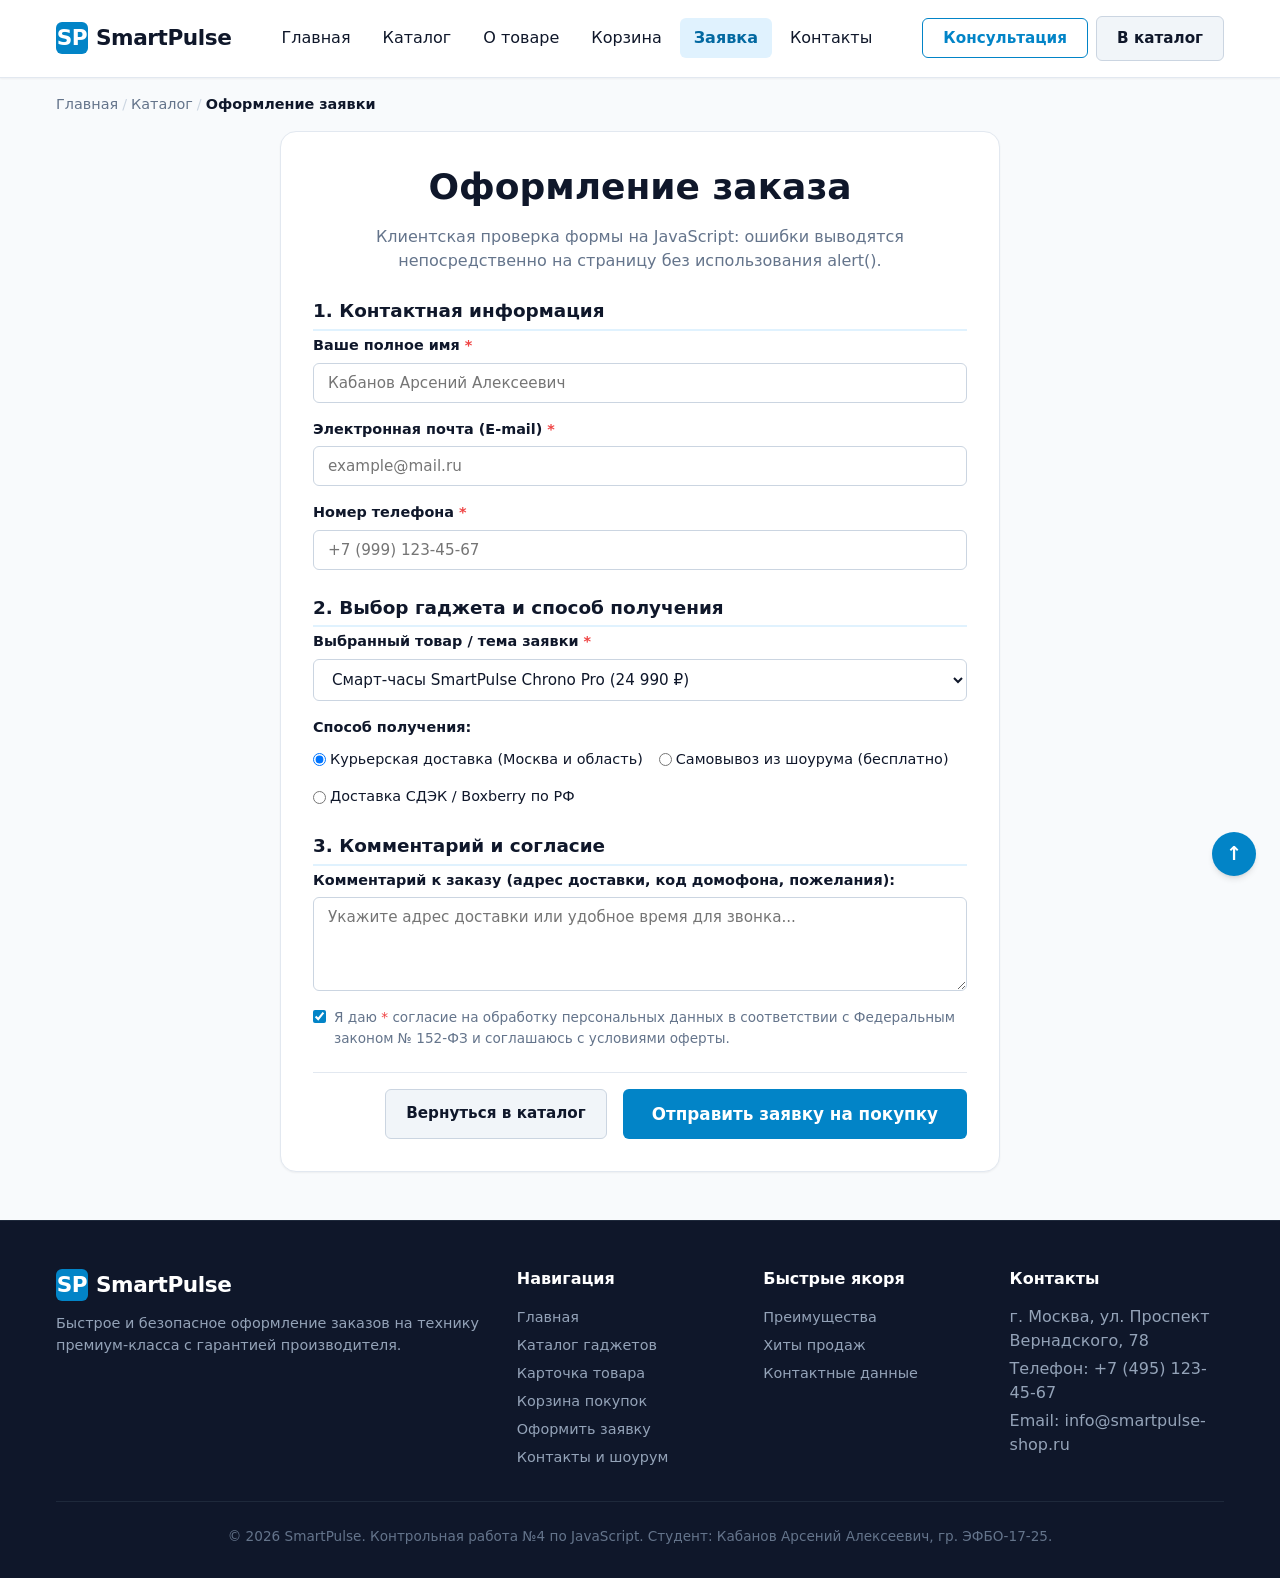
<file: order.html>
<!DOCTYPE html>
<html lang="ru">
<head>
  <meta charset="UTF-8">
  <meta name="viewport" content="width=device-width, initial-scale=1.0">
  <meta name="description" content="Оформление заказа умной электроники в интернет-магазине SmartPulse с клиентской валидацией формы на чистом JavaScript.">
  <title>Оформление заказа — SmartPulse (JavaScript)</title>
  <link rel="stylesheet" href="css/style.css">
  <link rel="stylesheet" href="css/responsive.css">
  <!-- Подключение скриптов валидации и корзины -->
  <script src="js/data.js" defer></script>
  <script src="js/cart.js" defer></script>
  <script src="js/validation.js" defer></script>
  <script src="js/modal.js" defer></script>
  <script src="js/main.js" defer></script>
</head>
<body>

  <!-- Ссылка быстрой навигации для скринридеров и клавиатуры (A11y) -->
  <a href="#main-content" class="skip-link">Перейти к основному содержимому</a>

  <!-- Шапка сайта -->
  <header class="site-header site-header--sticky">
    <div class="container site-header__inner">
      <a href="index.html" class="site-header__logo" aria-label="На главную страницу SmartPulse">
        <span class="site-header__logo-icon" aria-hidden="true">SP</span>
        <span>SmartPulse</span>
      </a>

      <!-- Кнопка мобильного бургер-меню -->
      <button type="button" class="burger-btn" aria-label="Открыть мобильное меню" aria-expanded="false" aria-controls="site-nav">
        <span class="burger-btn__line" aria-hidden="true"></span>
        <span class="burger-btn__line" aria-hidden="true"></span>
        <span class="burger-btn__line" aria-hidden="true"></span>
      </button>

      <!-- Единая сквозная навигация -->
      <nav id="site-nav" class="site-nav" aria-label="Основная навигация">
        <ul class="site-nav__list">
          <li class="site-nav__item">
            <a href="index.html" class="site-nav__link">Главная</a>
          </li>
          <li class="site-nav__item">
            <a href="catalog.html" class="site-nav__link">Каталог</a>
          </li>
          <li class="site-nav__item">
            <a href="product.html" class="site-nav__link">О товаре</a>
          </li>
          <li class="site-nav__item">
            <a href="cart.html" class="site-nav__link">
              Корзина <span class="cart-badge" style="display: none;"></span>
            </a>
          </li>
          <li class="site-nav__item">
            <a href="order.html" class="site-nav__link site-nav__link--active" aria-current="page">Заявка</a>
          </li>
          <li class="site-nav__item">
            <a href="contacts.html" class="site-nav__link">Контакты</a>
          </li>
        </ul>
      </nav>

      <div class="site-header__actions">
        <button type="button" class="button button--outline" data-modal-open>Консультация</button>
        <a href="catalog.html" class="button button--secondary">В каталог</a>
      </div>
    </div>
  </header>

  <!-- Хлебные крошки -->
  <div class="container">
    <nav class="breadcrumbs" aria-label="Хлебные крошки">
      <ol class="breadcrumbs__list">
        <li class="breadcrumbs__item"><a href="index.html" class="breadcrumbs__link">Главная</a></li>
        <li class="breadcrumbs__item"><a href="catalog.html" class="breadcrumbs__link">Каталог</a></li>
        <li class="breadcrumbs__item"><span class="breadcrumbs__current">Оформление заявки</span></li>
      </ol>
    </nav>
  </div>

  <!-- Основное содержимое страницы заказа -->
  <main id="main-content" class="container">
    <section class="form-card" aria-label="Форма заказа гаджета">
      <header style="margin-bottom: 24px; text-align: center;">
        <h1>Оформление заказа</h1>
        <p style="color: var(--color-text-muted);">
          Клиентская проверка формы на JavaScript: ошибки выводятся непосредственно на страницу без использования alert().
        </p>
      </header>

      <!-- Блок успешного оформления (по умолчанию скрыт) -->
      <div id="order-success-message" class="order-success" style="display: none;">
        <div class="order-success__icon" aria-hidden="true">✔</div>
        <h2 class="order-success__title">Заказ успешно оформлен!</h2>
        <p class="order-success__desc">
          Спасибо за покупку. Менеджер свяжется с вами в течение 10 минут для подтверждения адреса доставки.
        </p>
        <div style="display: flex; gap: 12px; justify-content: center; flex-wrap: wrap;">
          <a href="catalog.html" class="button button--primary">Вернуться в каталог</a>
          <a href="index.html" class="button button--secondary">На главную</a>
        </div>
      </div>

      <!-- Форма оформления заявки (обрабатывается в js/validation.js) -->
      <form id="order-checkout-form" action="#" method="post" class="order-form" novalidate>
        
        <!-- Блок персональных данных -->
        <fieldset class="order-form__fieldset">
          <legend class="order-form__legend">1. Контактная информация</legend>

          <div class="order-form__field">
            <label for="order-name" class="order-form__label">
              Ваше полное имя <span class="order-form__label-required">*</span>
            </label>
            <input 
              type="text" 
              id="order-name" 
              name="customer_name" 
              class="order-form__input" 
              placeholder="Кабанов Арсений Алексеевич"
              autocomplete="name"
            >
          </div>

          <div class="order-form__field">
            <label for="order-email" class="order-form__label">
              Электронная почта (E-mail) <span class="order-form__label-required">*</span>
            </label>
            <input 
              type="email" 
              id="order-email" 
              name="customer_email" 
              class="order-form__input" 
              placeholder="example@mail.ru"
              autocomplete="email"
            >
          </div>

          <div class="order-form__field">
            <label for="order-phone" class="order-form__label">
              Номер телефона <span class="order-form__label-required">*</span>
            </label>
            <input 
              type="tel" 
              id="order-phone" 
              name="customer_phone" 
              class="order-form__input" 
              placeholder="+7 (999) 123-45-67"
              autocomplete="tel"
            >
          </div>
        </fieldset>

        <!-- Блок выбора товара и комплектации -->
        <fieldset class="order-form__fieldset">
          <legend class="order-form__legend">2. Выбор гаджета и способ получения</legend>

          <div class="order-form__field">
            <label for="order-product" class="order-form__label">
              Выбранный товар / тема заявки <span class="order-form__label-required">*</span>
            </label>
            <select id="order-product" name="selected_product" class="order-form__select">
              <option value="watch-chrono" selected>Смарт-часы SmartPulse Chrono Pro (24 990 ₽)</option>
              <option value="headphones-anc">Беспроводные наушники SonicFlow ANC Max (14 990 ₽)</option>
              <option value="speaker-ai">Умная колонка NovaStation AI Hub (11 490 ₽)</option>
              <option value="vacuum-lidar">Робот-пылесос RoboClean Lidar Ultra (32 990 ₽)</option>
              <option value="socket-matter">Умная розетка SocketLink Matter Pro (2 190 ₽)</option>
              <option value="fitness-band">Фитнес-трекер PulseFit Band 5 (3 990 ₽)</option>
              <option value="consultation">Индивидуальный подбор экосистемы умного дома</option>
            </select>
          </div>

          <div class="order-form__field">
            <span class="order-form__label">Способ получения:</span>
            <div class="order-form__radios">
              <label class="order-form__radio-label">
                <input type="radio" name="delivery_method" value="courier" checked>
                Курьерская доставка (Москва и область)
              </label>
              <label class="order-form__radio-label">
                <input type="radio" name="delivery_method" value="pickup">
                Самовывоз из шоурума (бесплатно)
              </label>
              <label class="order-form__radio-label">
                <input type="radio" name="delivery_method" value="transport">
                Доставка СДЭК / Boxberry по РФ
              </label>
            </div>
          </div>
        </fieldset>

        <!-- Блок пожеланий к заказу -->
        <fieldset class="order-form__fieldset">
          <legend class="order-form__legend">3. Комментарий и согласие</legend>

          <div class="order-form__field">
            <label for="order-comment" class="order-form__label">
              Комментарий к заказу (адрес доставки, код домофона, пожелания):
            </label>
            <textarea 
              id="order-comment" 
              name="customer_comment" 
              class="order-form__textarea" 
              rows="4" 
              placeholder="Укажите адрес доставки или удобное время для звонка..."
            ></textarea>
          </div>

          <div class="order-form__field">
            <label class="order-form__checkbox-label">
              <input type="checkbox" id="order-consent" name="privacy_consent" checked>
              <span>
                Я даю <span class="order-form__label-required">*</span> согласие на обработку персональных данных в соответствии с Федеральным законом № 152-ФЗ и соглашаюсь с условиями оферты.
              </span>
            </label>
          </div>
        </fieldset>

        <div class="order-form__actions">
          <a href="catalog.html" class="button button--secondary">Вернуться в каталог</a>
          <button type="submit" class="button button--primary button--large">Отправить заявку на покупку</button>
        </div>
      </form>
    </section>
  </main>

  <!-- Плавающая кнопка возврата наверх -->
  <a href="#main-content" class="scroll-top-btn" title="Вернуться к началу страницы" aria-label="Вернуться наверх">↑</a>

  <!-- Модальное окно быстрой консультации -->
  <dialog id="modal-feedback" class="modal" aria-labelledby="modal-title">
    <div class="modal__card">
      <button type="button" class="modal__close-btn" data-modal-close aria-label="Закрыть окно">&times;</button>
      <h3 id="modal-title">Консультация по заказу</h3>
      <p style="font-size: 0.9rem; color: var(--color-text-muted); margin-bottom: 16px;">
        Возникли вопросы по оформлению? Наш специалист свяжется с вами и примет заказ по телефону.
      </p>
      <form class="order-form" method="dialog">
        <div class="order-form__field">
          <label for="modal-name" class="order-form__label">Ваше имя <span class="order-form__label-required">*</span></label>
          <input type="text" id="modal-name" name="name" class="order-form__input" required placeholder="Арсений">
        </div>
        <div class="order-form__field">
          <label for="modal-phone" class="order-form__label">Номер телефона <span class="order-form__label-required">*</span></label>
          <input type="tel" id="modal-phone" name="phone" class="order-form__input" required placeholder="+7 (999) 000-00-00">
        </div>
        <div class="order-form__field">
          <label class="order-form__checkbox-label">
            <input type="checkbox" name="agree" required checked>
            Согласен на обработку персональных данных
          </label>
        </div>
        <div class="order-form__actions">
          <button type="button" class="button button--secondary" data-modal-close>Отмена</button>
          <button type="submit" class="button button--primary">Перезвоните мне</button>
        </div>
      </form>
    </div>
  </dialog>

  <!-- Подвал сайта -->
  <footer class="site-footer">
    <div class="container">
      <div class="site-footer__grid">
        <div>
          <div class="site-header__logo" style="color: #ffffff; margin-bottom: 12px;">
            <span class="site-header__logo-icon" aria-hidden="true">SP</span>
            <span>SmartPulse</span>
          </div>
          <p style="font-size: 0.9rem;">
            Быстрое и безопасное оформление заказов на технику премиум-класса с гарантией производителя.
          </p>
        </div>

        <div>
          <h4 class="site-footer__title">Навигация</h4>
          <ul class="site-footer__list">
            <li><a href="index.html" class="site-footer__link">Главная</a></li>
            <li><a href="catalog.html" class="site-footer__link">Каталог гаджетов</a></li>
            <li><a href="product.html" class="site-footer__link">Карточка товара</a></li>
            <li><a href="cart.html" class="site-footer__link">Корзина покупок</a></li>
            <li><a href="order.html" class="site-footer__link">Оформить заявку</a></li>
            <li><a href="contacts.html" class="site-footer__link">Контакты и шоурум</a></li>
          </ul>
        </div>

        <div>
          <h4 class="site-footer__title">Быстрые якоря</h4>
          <ul class="site-footer__list">
            <li><a href="index.html#advantages" class="site-footer__link">Преимущества</a></li>
            <li><a href="index.html#popular" class="site-footer__link">Хиты продаж</a></li>
            <li><a href="index.html#contacts" class="site-footer__link">Контактные данные</a></li>
          </ul>
        </div>

        <div>
          <h4 class="site-footer__title">Контакты</h4>
          <ul class="site-footer__list">
            <li>г. Москва, ул. Проспект Вернадского, 78</li>
            <li>Телефон: +7 (495) 123-45-67</li>
            <li>Email: info@smartpulse-shop.ru</li>
          </ul>
        </div>
      </div>

      <div class="site-footer__bottom">
        <p>© 2026 SmartPulse. Контрольная работа №4 по JavaScript. Студент: Кабанов Арсений Алексеевич, гр. ЭФБО-17-25.</p>
      </div>
    </div>
  </footer>

</body>
</html>
</file>
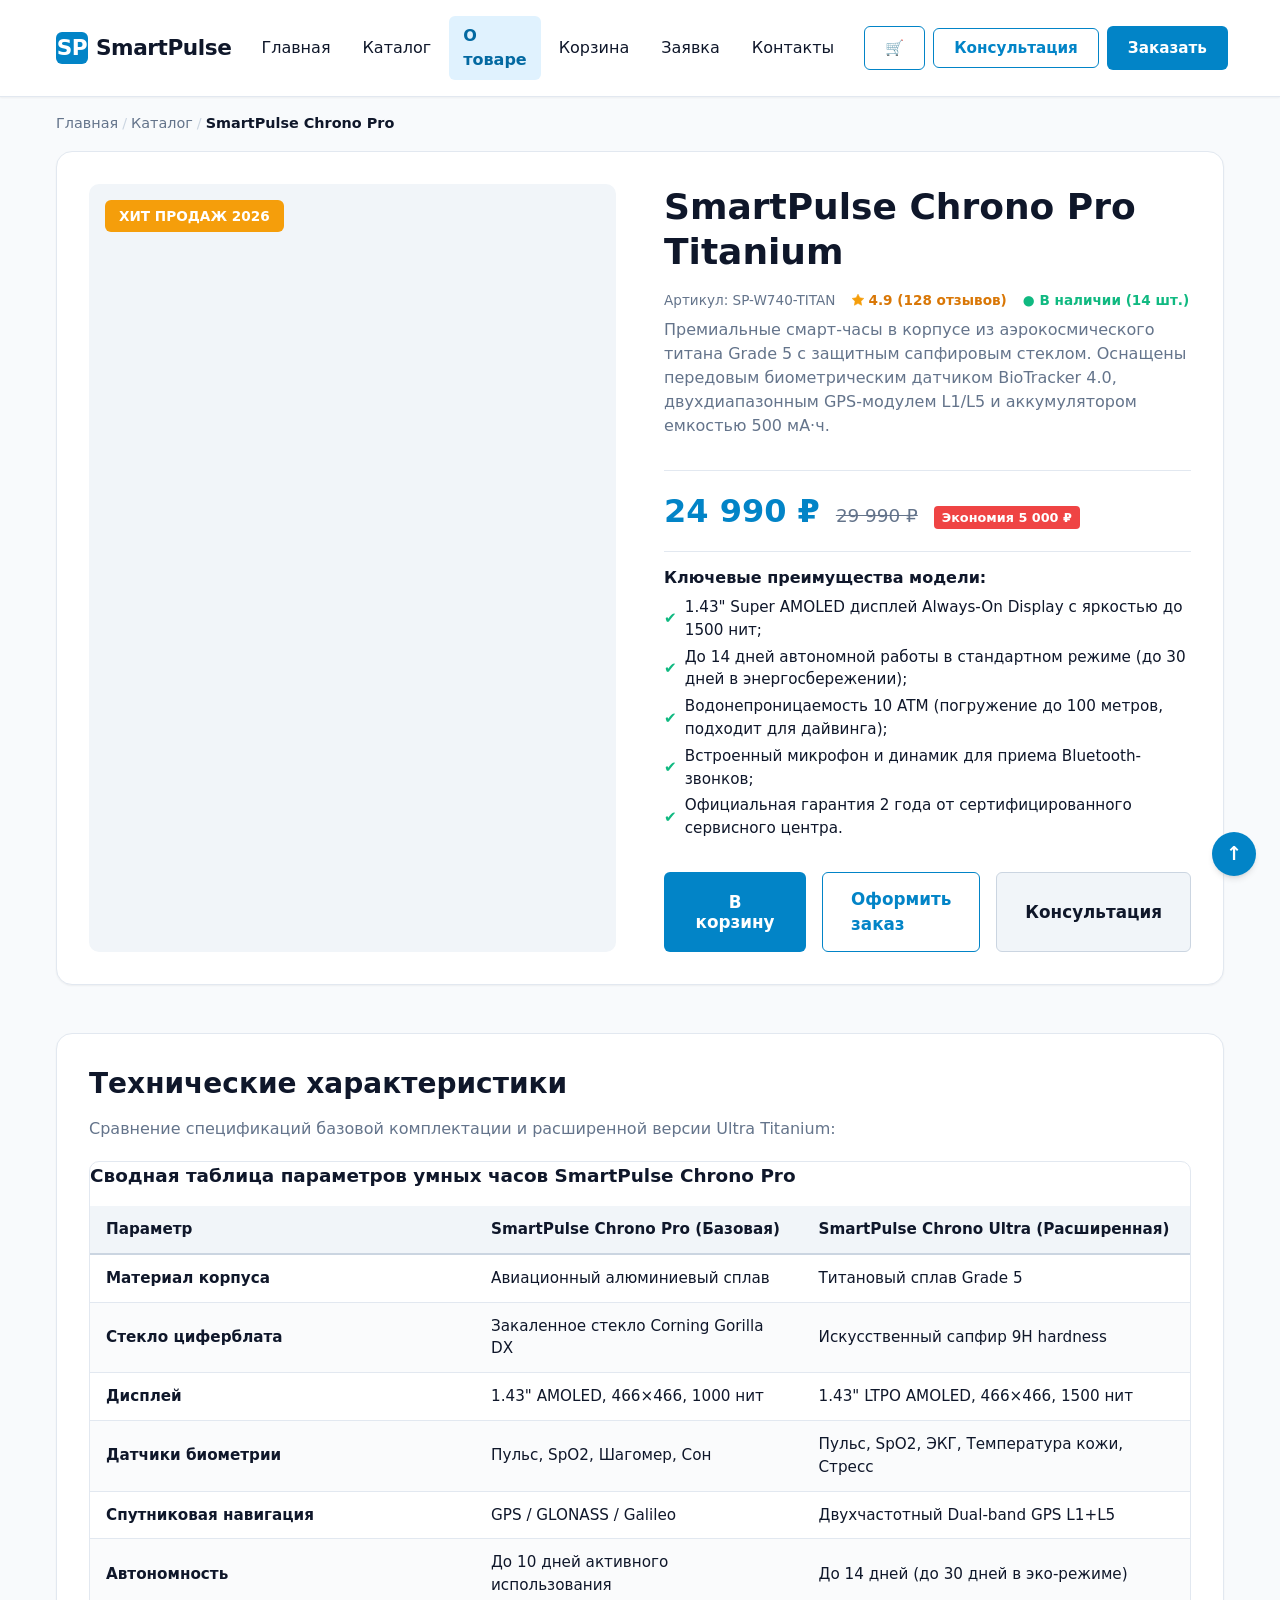
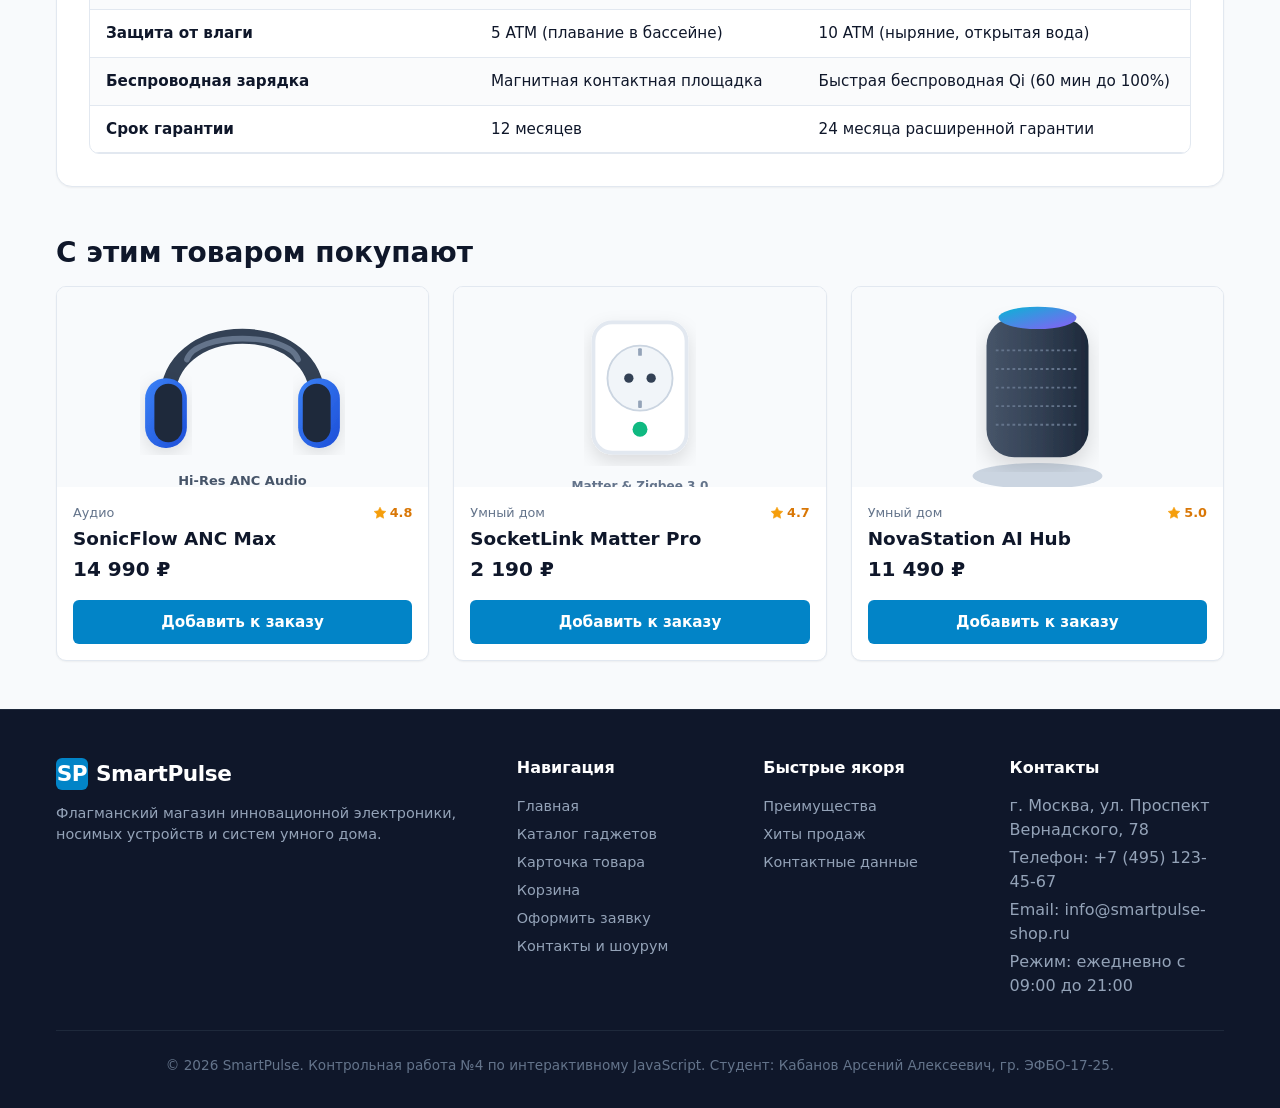
<file: product.html>
<!DOCTYPE html>
<html lang="ru">
<head>
  <meta charset="UTF-8">
  <meta name="viewport" content="width=device-width, initial-scale=1.0">
  <meta name="description" content="Флагманские смарт-часы SmartPulse Chrono Pro: технические характеристики, комплектация, сравнение версий и условия гарантии.">
  <title>SmartPulse Chrono Pro — Умные часы | Карточка товара (Адаптивная версия)</title>
  <link rel="stylesheet" href="css/style.css">
  <link rel="stylesheet" href="css/responsive.css">
  <script src="js/data.js" defer></script>
  <script src="js/cart.js" defer></script>
  <script src="js/modal.js" defer></script>
  <script src="js/main.js" defer></script>
</head>
<body>

  <!-- Ссылка быстрой навигации для скринридеров и клавиатуры (A11y) -->
  <a href="#main-content" class="skip-link">Перейти к основному содержимому</a>

  <!-- Шапка сайта -->
  <header class="site-header site-header--sticky">
    <div class="container site-header__inner">
      <a href="index.html" class="site-header__logo" aria-label="На главную страницу SmartPulse">
        <span class="site-header__logo-icon" aria-hidden="true">SP</span>
        <span>SmartPulse</span>
      </a>

      <!-- Кнопка мобильного бургер-меню -->
      <button type="button" class="burger-btn" aria-label="Открыть мобильное меню" aria-expanded="false" aria-controls="site-nav">
        <span class="burger-btn__line" aria-hidden="true"></span>
        <span class="burger-btn__line" aria-hidden="true"></span>
        <span class="burger-btn__line" aria-hidden="true"></span>
      </button>

      <!-- Единая сквозная навигация -->
      <nav id="site-nav" class="site-nav" aria-label="Основная навигация">
        <ul class="site-nav__list">
          <li class="site-nav__item">
            <a href="index.html" class="site-nav__link">Главная</a>
          </li>
          <li class="site-nav__item">
            <a href="catalog.html" class="site-nav__link">Каталог</a>
          </li>
          <li class="site-nav__item">
            <a href="product.html" class="site-nav__link site-nav__link--active" aria-current="page">О товаре</a>
          </li>
          <li class="site-nav__item">
            <a href="cart.html" class="site-nav__link">Корзина <span class="cart-badge">0</span></a>
          </li>
          <li class="site-nav__item">
            <a href="order.html" class="site-nav__link">Заявка</a>
          </li>
          <li class="site-nav__item">
            <a href="contacts.html" class="site-nav__link">Контакты</a>
          </li>
        </ul>
      </nav>

      <div class="site-header__actions">
        <a href="cart.html" class="button button--outline" aria-label="Корзина">
          🛒 <span class="cart-badge">0</span>
        </a>
        <button type="button" class="button button--outline" data-modal-open>Консультация</button>
        <a href="order.html" class="button button--primary">Заказать</a>
      </div>
    </div>
  </header>

  <!-- Хлебные крошки -->
  <div class="container">
    <nav class="breadcrumbs" aria-label="Хлебные крошки">
      <ol class="breadcrumbs__list">
        <li class="breadcrumbs__item"><a href="index.html" class="breadcrumbs__link">Главная</a></li>
        <li class="breadcrumbs__item"><a href="catalog.html" class="breadcrumbs__link">Каталог</a></li>
        <li class="breadcrumbs__item"><span class="breadcrumbs__current">SmartPulse Chrono Pro</span></li>
      </ol>
    </nav>
  </div>

  <!-- Основное содержимое страницы товара -->
  <main id="main-content" class="container">
    <!-- Блок подробной информации о товаре -->
    <article class="product-detail">
      <div class="product-detail__gallery">
        <span class="product-detail__badge">Хит продаж 2026</span>
        <!-- Адаптивное изображение с тегом <picture> (Требование КР №3) -->
        <picture>
          <source media="(max-width: 480px)" srcset="images/products/watch-chrono.svg">
          <source media="(max-width: 1024px)" srcset="images/products/watch-chrono.svg">
          <img 
            src="images/products/watch-chrono.svg" 
            alt="Флагманские смарт-часы SmartPulse Chrono Pro с титановым корпусом" 
            class="product-detail__image" 
            width="380" 
            height="340"
            loading="eager"
          >
        </picture>
      </div>

      <div class="product-detail__info">
        <h1>SmartPulse Chrono Pro Titanium</h1>
        <div class="product-detail__meta">
          <span>Артикул: SP-W740-TITAN</span>
          <span class="product-card__rating">
            <img src="images/icons/star.svg" alt="" aria-hidden="true" width="14" height="14"> 4.9 (128 отзывов)
          </span>
          <span style="color: var(--color-success); font-weight: 600;">● В наличии (14 шт.)</span>
        </div>

        <p style="color: var(--color-text-muted); margin-bottom: 16px;">
          Премиальные смарт-часы в корпусе из аэрокосмического титана Grade 5 с защитным сапфировым стеклом. Оснащены передовым биометрическим датчиком BioTracker 4.0, двухдиапазонным GPS-модулем L1/L5 и аккумулятором емкостью 500 мА·ч.
        </p>

        <div class="product-detail__price-box">
          <span class="product-detail__price">24 990 ₽</span>
          <span class="product-detail__old-price">29 990 ₽</span>
          <span style="background-color: var(--color-danger); color: #fff; padding: 2px 8px; border-radius: 4px; font-size: 0.8rem; font-weight: 700;">Экономия 5 000 ₽</span>
        </div>

        <h3 style="font-size: 1rem; margin-bottom: 8px;">Ключевые преимущества модели:</h3>
        <ul class="product-detail__features-list">
          <li>1.43" Super AMOLED дисплей Always-On Display с яркостью до 1500 нит;</li>
          <li>До 14 дней автономной работы в стандартном режиме (до 30 дней в энергосбережении);</li>
          <li>Водонепроницаемость 10 ATM (погружение до 100 метров, подходит для дайвинга);</li>
          <li>Встроенный микрофон и динамик для приема Bluetooth-звонков;</li>
          <li>Официальная гарантия 2 года от сертифицированного сервисного центра.</li>
        </ul>

        <div class="product-detail__actions">
          <button type="button" class="button button--primary button--large" data-buy-id="1" style="flex: 2;">В корзину</button>
          <a href="order.html" class="button button--outline button--large" style="flex: 2;">Оформить заказ</a>
          <button type="button" class="button button--secondary button--large" data-modal-open style="flex: 1;">Консультация</button>
        </div>
      </div>
    </article>

    <!-- Секция семантической таблицы характеристик -->
    <section class="specs-section">
      <h2>Технические характеристики</h2>
      <p style="color: var(--color-text-muted); margin-bottom: 20px;">
        Сравнение спецификаций базовой комплектации и расширенной версии Ultra Titanium:
      </p>

      <!-- Обертка .table-wrapper для гарантированного исключения горизонтального скролла всей страницы -->
      <div class="table-wrapper">
        <table class="specs-table specs-table--cards">
          <caption>Сводная таблица параметров умных часов SmartPulse Chrono Pro</caption>
          <thead>
            <tr>
              <th scope="col">Параметр</th>
              <th scope="col">SmartPulse Chrono Pro (Базовая)</th>
              <th scope="col">SmartPulse Chrono Ultra (Расширенная)</th>
            </tr>
          </thead>
          <tbody>
            <tr>
              <th scope="row">Материал корпуса</th>
              <td data-label="Базовая версия">Авиационный алюминиевый сплав</td>
              <td data-label="Расширенная версия">Титановый сплав Grade 5</td>
            </tr>
            <tr>
              <th scope="row">Стекло циферблата</th>
              <td data-label="Базовая версия">Закаленное стекло Corning Gorilla DX</td>
              <td data-label="Расширенная версия">Искусственный сапфир 9H hardness</td>
            </tr>
            <tr>
              <th scope="row">Дисплей</th>
              <td data-label="Базовая версия">1.43" AMOLED, 466×466, 1000 нит</td>
              <td data-label="Расширенная версия">1.43" LTPO AMOLED, 466×466, 1500 нит</td>
            </tr>
            <tr>
              <th scope="row">Датчики биометрии</th>
              <td data-label="Базовая версия">Пульс, SpO2, Шагомер, Сон</td>
              <td data-label="Расширенная версия">Пульс, SpO2, ЭКГ, Температура кожи, Стресс</td>
            </tr>
            <tr>
              <th scope="row">Спутниковая навигация</th>
              <td data-label="Базовая версия">GPS / GLONASS / Galileo</td>
              <td data-label="Расширенная версия">Двухчастотный Dual-band GPS L1+L5</td>
            </tr>
            <tr>
              <th scope="row">Автономность</th>
              <td data-label="Базовая версия">До 10 дней активного использования</td>
              <td data-label="Расширенная версия">До 14 дней (до 30 дней в эко-режиме)</td>
            </tr>
            <tr>
              <th scope="row">Защита от влаги</th>
              <td data-label="Базовая версия">5 ATM (плавание в бассейне)</td>
              <td data-label="Расширенная версия">10 ATM (ныряние, открытая вода)</td>
            </tr>
            <tr>
              <th scope="row">Беспроводная зарядка</th>
              <td data-label="Базовая версия">Магнитная контактная площадка</td>
              <td data-label="Расширенная версия">Быстрая беспроводная Qi (60 мин до 100%)</td>
            </tr>
            <tr>
              <th scope="row">Срок гарантии</th>
              <td data-label="Базовая версия">12 месяцев</td>
              <td data-label="Расширенная версия">24 месяца расширенной гарантии</td>
            </tr>
          </tbody>
        </table>
      </div>
    </section>

    <!-- Сопутствующие товары -->
    <section style="margin-bottom: 48px;">
      <h2>С этим товаром покупают</h2>
      <div class="product-grid">
        <article class="product-card">
          <div class="product-card__image-box">
            <img src="images/products/headphones-pro.svg" alt="Беспроводные наушники SonicFlow ANC" class="product-card__image" width="300" height="200" loading="lazy">
          </div>
          <div class="product-card__content">
            <div class="product-card__meta">
              <span>Аудио</span>
              <span class="product-card__rating">
                <img src="images/icons/star.svg" alt="" aria-hidden="true" width="14" height="14"> 4.8
              </span>
            </div>
            <h3 class="product-card__title">
              <a href="product.html">SonicFlow ANC Max</a>
            </h3>
            <div class="product-card__price-row">
              <span class="product-card__price">14 990 ₽</span>
            </div>
            <div class="product-card__actions">
              <a href="order.html" class="button button--primary">Добавить к заказу</a>
            </div>
          </div>
        </article>

        <article class="product-card">
          <div class="product-card__image-box">
            <img src="images/products/smart-plug.svg" alt="Умная розетка SocketLink Matter" class="product-card__image" width="300" height="200" loading="lazy">
          </div>
          <div class="product-card__content">
            <div class="product-card__meta">
              <span>Умный дом</span>
              <span class="product-card__rating">
                <img src="images/icons/star.svg" alt="" aria-hidden="true" width="14" height="14"> 4.7
              </span>
            </div>
            <h3 class="product-card__title">
              <a href="product.html">SocketLink Matter Pro</a>
            </h3>
            <div class="product-card__price-row">
              <span class="product-card__price">2 190 ₽</span>
            </div>
            <div class="product-card__actions">
              <a href="order.html" class="button button--primary">Добавить к заказу</a>
            </div>
          </div>
        </article>

        <article class="product-card">
          <div class="product-card__image-box">
            <img src="images/products/speaker-home.svg" alt="Умная колонка NovaStation AI" class="product-card__image" width="300" height="200" loading="lazy">
          </div>
          <div class="product-card__content">
            <div class="product-card__meta">
              <span>Умный дом</span>
              <span class="product-card__rating">
                <img src="images/icons/star.svg" alt="" aria-hidden="true" width="14" height="14"> 5.0
              </span>
            </div>
            <h3 class="product-card__title">
              <a href="product.html">NovaStation AI Hub</a>
            </h3>
            <div class="product-card__price-row">
              <span class="product-card__price">11 490 ₽</span>
            </div>
            <div class="product-card__actions">
              <a href="order.html" class="button button--primary">Добавить к заказу</a>
            </div>
          </div>
        </article>
      </div>
    </section>
  </main>

  <!-- Плавающая кнопка наверх -->
  <a href="#main-content" class="scroll-top-btn" title="Вернуться к началу страницы" aria-label="Вернуться наверх">↑</a>

  <!-- Модальное окно быстрой консультации -->
  <dialog id="modal-feedback" class="modal" aria-labelledby="modal-title">
    <div class="modal__card">
      <button type="button" class="modal__close-btn" data-modal-close aria-label="Закрыть окно">&times;</button>
      <h3 id="modal-title">Заказ в 1 клик</h3>
      <p style="font-size: 0.9rem; color: var(--color-text-muted); margin-bottom: 16px;">
        Оставьте номер телефона, и мы мгновенно забронируем SmartPulse Chrono Pro для вас.
      </p>
      <form class="order-form" method="dialog">
        <div class="order-form__field">
          <label for="modal-name" class="order-form__label">Ваше имя <span class="order-form__label-required">*</span></label>
          <input type="text" id="modal-name" name="name" class="order-form__input" required placeholder="Арсений">
        </div>
        <div class="order-form__field">
          <label for="modal-phone" class="order-form__label">Номер телефона <span class="order-form__label-required">*</span></label>
          <input type="tel" id="modal-phone" name="phone" class="order-form__input" required placeholder="+7 (999) 000-00-00">
        </div>
        <div class="order-form__field">
          <label class="order-form__checkbox-label">
            <input type="checkbox" name="agree" required checked>
            Согласен на обработку персональных данных
          </label>
        </div>
        <div class="order-form__actions">
          <button type="button" class="button button--secondary" data-modal-close>Отмена</button>
          <button type="submit" class="button button--primary">Подтвердить</button>
        </div>
      </form>
    </div>
  </dialog>

  <!-- Подвал сайта -->
  <footer class="site-footer">
    <div class="container">
      <div class="site-footer__grid">
        <div>
          <div class="site-header__logo" style="color: #ffffff; margin-bottom: 12px;">
            <span class="site-header__logo-icon" aria-hidden="true">SP</span>
            <span>SmartPulse</span>
          </div>
          <p style="font-size: 0.9rem;">
            Флагманский магазин инновационной электроники, носимых устройств и систем умного дома.
          </p>
        </div>

        <div>
          <h4 class="site-footer__title">Навигация</h4>
          <ul class="site-footer__list">
            <li><a href="index.html" class="site-footer__link">Главная</a></li>
            <li><a href="catalog.html" class="site-footer__link">Каталог гаджетов</a></li>
            <li><a href="product.html" class="site-footer__link">Карточка товара</a></li>
            <li><a href="cart.html" class="site-footer__link">Корзина</a></li>
            <li><a href="order.html" class="site-footer__link">Оформить заявку</a></li>
            <li><a href="contacts.html" class="site-footer__link">Контакты и шоурум</a></li>
          </ul>
        </div>

        <div>
          <h4 class="site-footer__title">Быстрые якоря</h4>
          <ul class="site-footer__list">
            <li><a href="index.html#advantages" class="site-footer__link">Преимущества</a></li>
            <li><a href="index.html#popular" class="site-footer__link">Хиты продаж</a></li>
            <li><a href="index.html#contacts" class="site-footer__link">Контактные данные</a></li>
          </ul>
        </div>

        <div>
          <h4 class="site-footer__title">Контакты</h4>
          <ul class="site-footer__list">
            <li>г. Москва, ул. Проспект Вернадского, 78</li>
            <li>Телефон: +7 (495) 123-45-67</li>
            <li>Email: info@smartpulse-shop.ru</li>
            <li>Режим: ежедневно с 09:00 до 21:00</li>
          </ul>
        </div>
      </div>

      <div class="site-footer__bottom">
        <p>© 2026 SmartPulse. Контрольная работа №4 по интерактивному JavaScript. Студент: Кабанов Арсений Алексеевич, гр. ЭФБО-17-25.</p>
      </div>
    </div>
  </footer>

</body>
</html>
</file>
<file: css/style.css>
/* Стили проекта интернет-магазина гаджетов SmartPulse */
/* Выполнено в соответствии с требованиями Контрольной работы №1 */

:root {
  /* Цветовая палитра */
  --color-bg: #f8fafc;
  --color-surface: #ffffff;
  --color-surface-alt: #f1f5f9;
  --color-text: #0f172a;
  --color-text-muted: #64748b;
  --color-primary: #0284c7;
  --color-primary-dark: #0369a1;
  --color-primary-light: #e0f2fe;
  --color-accent: #f59e0b;
  --color-accent-dark: #d97706;
  --color-border: #cbd5e1;
  --color-border-light: #e2e8f0;
  --color-danger: #ef4444;
  --color-success: #10b981;

  /* Типографика */
  --font-base: system-ui, -apple-system, "Segoe UI", Roboto, "Helvetica Neue", Arial, sans-serif;
  --font-mono: ui-monospace, SFMono-Regular, Menlo, Monaco, Consolas, monospace;

  /* Размеры и отступы */
  --space-xs: 4px;
  --space-sm: 8px;
  --space-md: 16px;
  --space-lg: 24px;
  --space-xl: 32px;
  --space-2xl: 48px;

  /* Радиусы скругления */
  --radius-sm: 6px;
  --radius-md: 10px;
  --radius-lg: 16px;
  --radius-full: 9999px;

  /* Тени */
  --shadow-sm: 0 1px 2px 0 rgba(0, 0, 0, 0.05);
  --shadow-md: 0 4px 6px -1px rgba(0, 0, 0, 0.1), 0 2px 4px -2px rgba(0, 0, 0, 0.1);
  --shadow-lg: 0 10px 15px -3px rgba(0, 0, 0, 0.1), 0 4px 6px -4px rgba(0, 0, 0, 0.1);

  /* Слои позиционирования */
  --z-sticky: 100;
  --z-fixed: 200;
  --z-modal-backdrop: 900;
  --z-modal: 1000;
}

/* Базовый сброс и геометрическая модель */
*,
*::before,
*::after {
  box-sizing: border-box;
  margin: 0;
  padding: 0;
}

html {
  scroll-behavior: smooth;
}

body {
  font-family: var(--font-base);
  font-size: 16px;
  line-height: 1.5;
  color: var(--color-text);
  background-color: var(--color-bg);
  min-height: 100vh;
  display: flex;
  flex-direction: column;
}

main {
  flex: 1 0 auto;
}

/* Контейнер для центрирования контента */
.container {
  width: 100%;
  max-width: 1200px;
  margin-left: auto;
  margin-right: auto;
  padding-left: var(--space-md);
  padding-right: var(--space-md);
}

/* Заголовки и текст */
h1, h2, h3, h4 {
  color: var(--color-text);
  line-height: 1.25;
  font-weight: 700;
}

h1 {
  font-size: 2.25rem;
  margin-bottom: var(--space-md);
}

h2 {
  font-size: 1.75rem;
  margin-bottom: var(--space-md);
}

h3 {
  font-size: 1.25rem;
  margin-bottom: var(--space-sm);
}

p {
  margin-bottom: var(--space-sm);
}

a {
  color: var(--color-primary);
  text-decoration: none;
  transition: color 0.2s ease;
}

a:hover {
  color: var(--color-primary-dark);
}

img {
  max-width: 100%;
  height: auto;
  display: block;
}

/* Кнопки */
.button {
  display: inline-flex;
  align-items: center;
  justify-content: center;
  gap: var(--space-sm);
  padding: 10px 20px;
  font-family: var(--font-base);
  font-size: 0.95rem;
  font-weight: 600;
  border-radius: var(--radius-sm);
  border: 1px solid transparent;
  cursor: pointer;
  text-decoration: none;
  transition: background-color 0.2s ease, border-color 0.2s ease, transform 0.1s ease, box-shadow 0.2s ease;
}

.button:hover {
  background-color: var(--color-primary-dark);
}

.button:focus-visible {
  outline: 2px solid var(--color-primary);
  outline-offset: 3px;
}

.button:disabled,
.button--disabled {
  opacity: 0.6;
  cursor: not-allowed;
  pointer-events: none;
}

.button--primary {
  background-color: var(--color-primary);
  color: #ffffff;
}

.button--primary:hover {
  background-color: var(--color-primary-dark);
  color: #ffffff;
}

.button--secondary {
  background-color: var(--color-surface-alt);
  color: var(--color-text);
  border-color: var(--color-border);
}

.button--secondary:hover {
  background-color: var(--color-border-light);
  color: var(--color-text);
}

.button--outline {
  background-color: transparent;
  border-color: var(--color-primary);
  color: var(--color-primary);
}

.button--outline:hover {
  background-color: var(--color-primary-light);
  color: var(--color-primary-dark);
}

.button--accent {
  background-color: var(--color-accent);
  color: #ffffff;
}

.button--accent:hover {
  background-color: var(--color-accent-dark);
}

.button--large {
  padding: 14px 28px;
  font-size: 1.05rem;
}

/* Шапка сайта с фиксацией sticky */
.site-header {
  background-color: var(--color-surface);
  border-bottom: 1px solid var(--color-border-light);
  box-shadow: var(--shadow-sm);
}

.site-header--sticky {
  position: sticky;
  top: 0;
  z-index: var(--z-sticky);
}

.site-header__inner {
  display: flex;
  align-items: center;
  justify-content: space-between;
  padding-top: var(--space-md);
  padding-bottom: var(--space-md);
  gap: var(--space-md);
}

.site-header__logo {
  display: flex;
  align-items: center;
  gap: var(--space-sm);
  font-size: 1.35rem;
  font-weight: 800;
  color: var(--color-text);
  letter-spacing: -0.02em;
}

.site-header__logo-icon {
  width: 32px;
  height: 32px;
  background-color: var(--color-primary);
  color: #ffffff;
  display: flex;
  align-items: center;
  justify-content: center;
  border-radius: var(--radius-sm);
  font-weight: 800;
}

.site-header__actions {
  display: flex;
  align-items: center;
  gap: var(--space-sm);
}

/* Навигация сайта */
.site-nav {
  display: flex;
}

.site-nav__list {
  display: flex;
  list-style: none;
  gap: var(--space-xs);
  align-items: center;
}

.site-nav__item {
  display: inline-block;
}

.site-nav__link {
  display: inline-block;
  padding: 8px 14px;
  font-weight: 500;
  color: var(--color-text);
  border-radius: var(--radius-sm);
  transition: background-color 0.2s ease, color 0.2s ease;
}

.site-nav__link:hover {
  background-color: var(--color-surface-alt);
  color: var(--color-primary);
}

.site-nav__link:focus-visible {
  outline: 2px solid var(--color-primary);
  outline-offset: 2px;
}

.site-nav__link--active {
  background-color: var(--color-primary-light);
  color: var(--color-primary-dark);
  font-weight: 600;
}

/* Хлебные крошки */
.breadcrumbs {
  padding-top: var(--space-md);
  padding-bottom: var(--space-md);
  font-size: 0.9rem;
  color: var(--color-text-muted);
}

.breadcrumbs__list {
  display: flex;
  flex-wrap: wrap;
  align-items: center;
  list-style: none;
  gap: var(--space-xs);
}

.breadcrumbs__item {
  display: flex;
  align-items: center;
  gap: var(--space-xs);
}

.breadcrumbs__item:not(:last-child)::after {
  content: "/";
  color: var(--color-border);
}

.breadcrumbs__link {
  color: var(--color-text-muted);
}

.breadcrumbs__link:hover {
  color: var(--color-primary);
}

.breadcrumbs__current {
  color: var(--color-text);
  font-weight: 600;
}

/* Главный промо-блок Hero */
.hero {
  background: linear-gradient(135deg, #0f172a 0%, #1e293b 100%);
  color: #ffffff;
  padding: var(--space-2xl) 0;
  margin-bottom: var(--space-2xl);
  border-radius: 0 0 var(--radius-lg) var(--radius-lg);
}

.hero__inner {
  display: flex;
  align-items: center;
  justify-content: space-between;
  gap: var(--space-2xl);
}

.hero__content {
  max-width: 600px;
}

.hero__badge {
  display: inline-block;
  padding: 4px 12px;
  background-color: rgba(2, 132, 199, 0.25);
  color: #38bdf8;
  border: 1px solid rgba(56, 189, 248, 0.4);
  border-radius: var(--radius-full);
  font-size: 0.85rem;
  font-weight: 600;
  margin-bottom: var(--space-md);
  text-transform: uppercase;
  letter-spacing: 0.05em;
}

.hero__title {
  font-size: 2.75rem;
  color: #ffffff;
  margin-bottom: var(--space-md);
}

.hero__description {
  font-size: 1.15rem;
  color: #94a3b8;
  margin-bottom: var(--space-xl);
  line-height: 1.6;
}

.hero__actions {
  display: flex;
  flex-wrap: wrap;
  gap: var(--space-md);
}

.hero__visual {
  flex: 1;
  display: flex;
  justify-content: center;
}

.hero__visual img {
  max-height: 320px;
  filter: drop-shadow(0 15px 25px rgba(0, 0, 0, 0.4));
}

/* Секция преимуществ */
.advantages {
  padding: var(--space-xl) 0;
  margin-bottom: var(--space-2xl);
}

.advantages__title {
  text-align: center;
  margin-bottom: var(--space-lg);
}

.advantages__grid {
  display: grid;
  grid-template-columns: repeat(4, 1fr);
  gap: var(--space-lg);
}

.advantage-card {
  background-color: var(--color-surface);
  border: 1px solid var(--color-border-light);
  border-radius: var(--radius-md);
  padding: var(--space-lg);
  box-shadow: var(--shadow-sm);
  transition: transform 0.2s ease, box-shadow 0.2s ease;
}

.advantage-card:hover {
  transform: translateY(-4px);
  box-shadow: var(--shadow-md);
}

.advantage-card__icon-box {
  width: 48px;
  height: 48px;
  border-radius: var(--radius-sm);
  background-color: var(--color-primary-light);
  color: var(--color-primary);
  display: flex;
  align-items: center;
  justify-content: center;
  margin-bottom: var(--space-md);
}

.advantage-card__icon-box svg {
  width: 24px;
  height: 24px;
}

.advantage-card__title {
  font-size: 1.1rem;
  margin-bottom: var(--space-xs);
}

.advantage-card__text {
  font-size: 0.9rem;
  color: var(--color-text-muted);
  margin-bottom: 0;
}

/* Карточки товаров */
.product-grid {
  display: grid;
  grid-template-columns: repeat(3, 1fr);
  gap: var(--space-lg);
  margin-bottom: var(--space-2xl);
}

.product-card {
  position: relative;
  background-color: var(--color-surface);
  border: 1px solid var(--color-border-light);
  border-radius: var(--radius-md);
  overflow: hidden;
  display: flex;
  flex-direction: column;
  box-shadow: var(--shadow-sm);
  transition: transform 0.2s ease, box-shadow 0.2s ease, border-color 0.2s ease;
}

.product-card:hover {
  transform: translateY(-4px);
  box-shadow: var(--shadow-md);
  border-color: var(--color-border);
}

.product-card__badge {
  position: absolute;
  top: var(--space-sm);
  left: var(--space-sm);
  z-index: 10;
  padding: 4px 10px;
  font-size: 0.75rem;
  font-weight: 700;
  text-transform: uppercase;
  letter-spacing: 0.04em;
  border-radius: var(--radius-sm);
  color: #ffffff;
}

.product-card__badge--hit {
  background-color: var(--color-accent);
}

.product-card__badge--discount {
  background-color: var(--color-danger);
}

.product-card__badge--new {
  background-color: var(--color-success);
}

.product-card__image-box {
  width: 100%;
  height: 200px;
  background-color: var(--color-surface-alt);
  display: flex;
  align-items: center;
  justify-content: center;
  overflow: hidden;
}

.product-card__image {
  width: 100%;
  height: 100%;
  object-fit: cover;
  transition: transform 0.3s ease;
}

.product-card:hover .product-card__image {
  transform: scale(1.04);
}

.product-card__content {
  padding: var(--space-md);
  display: flex;
  flex-direction: column;
  flex-grow: 1;
}

.product-card__meta {
  display: flex;
  align-items: center;
  justify-content: space-between;
  margin-bottom: var(--space-xs);
  font-size: 0.8rem;
  color: var(--color-text-muted);
}

.product-card__rating {
  display: inline-flex;
  align-items: center;
  gap: 3px;
  color: var(--color-accent-dark);
  font-weight: 600;
}

.product-card__rating svg {
  width: 14px;
  height: 14px;
}

.product-card__title {
  font-size: 1.15rem;
  margin-bottom: var(--space-xs);
}

.product-card__title a {
  color: var(--color-text);
}

.product-card__title a:hover {
  color: var(--color-primary);
}

.product-card__description {
  font-size: 0.9rem;
  color: var(--color-text-muted);
  margin-bottom: var(--space-md);
  flex-grow: 1;
}

.product-card__price-row {
  display: flex;
  align-items: baseline;
  gap: var(--space-sm);
  margin-bottom: var(--space-md);
}

.product-card__price {
  font-size: 1.25rem;
  font-weight: 700;
  color: var(--color-text);
}

.product-card__old-price {
  font-size: 0.9rem;
  color: var(--color-text-muted);
  text-decoration: line-through;
}

.product-card__actions {
  display: flex;
  gap: var(--space-sm);
}

.product-card__actions .button {
  flex: 1;
}

/* БЭМ-модификатор для акционной карточки */
.product-card--discount {
  border-color: rgba(239, 68, 68, 0.4);
}

/* БЭМ-модификатор для избранного товара на витрине */
.product-card--featured {
  border: 2px solid var(--color-primary);
}

/* Секция отзывов клиентов (самостоятельная доработка) */
.reviews {
  padding: var(--space-xl) 0;
  margin-bottom: var(--space-2xl);
  background-color: var(--color-surface);
  border-radius: var(--radius-lg);
  border: 1px solid var(--color-border-light);
}

.reviews__title {
  text-align: center;
  margin-bottom: var(--space-lg);
}

.reviews__grid {
  display: grid;
  grid-template-columns: repeat(3, 1fr);
  gap: var(--space-lg);
}

.review-card {
  background-color: var(--color-surface-alt);
  padding: var(--space-lg);
  border-radius: var(--radius-md);
  border: 1px solid var(--color-border-light);
}

.review-card__header {
  display: flex;
  align-items: center;
  gap: var(--space-sm);
  margin-bottom: var(--space-sm);
}

.review-card__avatar {
  width: 40px;
  height: 40px;
  border-radius: var(--radius-full);
  background-color: var(--color-primary);
  color: #ffffff;
  display: flex;
  align-items: center;
  justify-content: center;
  font-weight: 700;
  font-size: 0.9rem;
}

.review-card__author {
  font-weight: 600;
  font-size: 0.95rem;
}

.review-card__date {
  font-size: 0.8rem;
  color: var(--color-text-muted);
}

.review-card__text {
  font-size: 0.9rem;
  color: var(--color-text);
  font-style: italic;
  margin-bottom: 0;
}

/* Секция FAQ (самостоятельная доработка на details/summary) */
.faq {
  padding: var(--space-xl) 0;
  margin-bottom: var(--space-2xl);
}

.faq__title {
  text-align: center;
  margin-bottom: var(--space-lg);
}

.faq__list {
  max-width: 800px;
  margin: 0 auto;
  display: flex;
  flex-direction: column;
  gap: var(--space-sm);
}

.faq-item {
  background-color: var(--color-surface);
  border: 1px solid var(--color-border-light);
  border-radius: var(--radius-md);
  overflow: hidden;
  transition: border-color 0.2s ease;
}

.faq-item[open] {
  border-color: var(--color-primary);
}

.faq-item__question {
  padding: var(--space-md);
  font-weight: 600;
  cursor: pointer;
  user-select: none;
  background-color: var(--color-surface);
  list-style: none;
  display: flex;
  align-items: center;
  justify-content: space-between;
}

.faq-item__question::-webkit-details-marker {
  display: none;
}

.faq-item__question::after {
  content: "+";
  font-size: 1.3rem;
  color: var(--color-primary);
  transition: transform 0.2s ease;
}

.faq-item[open] .faq-item__question::after {
  content: "−";
}

.faq-item__answer {
  padding: 0 var(--space-md) var(--space-md) var(--space-md);
  color: var(--color-text-muted);
  font-size: 0.95rem;
  border-top: 1px solid var(--color-surface-alt);
  padding-top: var(--space-sm);
}

/* Каталог: двухколоночная структура с sticky фильтром */
.catalog-layout {
  display: grid;
  grid-template-columns: 280px 1fr;
  gap: var(--space-xl);
  align-items: start;
  margin-bottom: var(--space-2xl);
}

.filters-sidebar {
  background-color: var(--color-surface);
  border: 1px solid var(--color-border-light);
  border-radius: var(--radius-md);
  padding: var(--space-lg);
  box-shadow: var(--shadow-sm);
}

.filters-sidebar--sticky {
  position: sticky;
  top: 80px;
  z-index: 10;
}

.filter-group {
  margin-bottom: var(--space-lg);
  padding-bottom: var(--space-md);
  border-bottom: 1px solid var(--color-border-light);
}

.filter-group:last-of-type {
  border-bottom: none;
  padding-bottom: 0;
}

.filter-group__title {
  font-size: 1rem;
  font-weight: 700;
  margin-bottom: var(--space-sm);
}

.filter-group__item {
  display: flex;
  align-items: center;
  gap: var(--space-sm);
  margin-bottom: var(--space-xs);
  font-size: 0.9rem;
  color: var(--color-text);
  cursor: pointer;
}

.filter-group__item input[type="checkbox"],
.filter-group__item input[type="radio"] {
  width: 16px;
  height: 16px;
  cursor: pointer;
  accent-color: var(--color-primary);
}

.filter-group__inputs {
  display: flex;
  gap: var(--space-sm);
  align-items: center;
}

.filter-group__input {
  width: 100%;
  padding: 6px 10px;
  font-size: 0.85rem;
  border: 1px solid var(--color-border);
  border-radius: var(--radius-sm);
}

.filter-actions {
  display: flex;
  flex-direction: column;
  gap: var(--space-sm);
  margin-top: var(--space-md);
}

/* Пагинация */
.pagination {
  display: flex;
  justify-content: center;
  gap: var(--space-xs);
  margin-top: var(--space-xl);
}

.pagination__item {
  display: inline-flex;
  align-items: center;
  justify-content: center;
  min-width: 38px;
  height: 38px;
  padding: 0 var(--space-sm);
  border-radius: var(--radius-sm);
  border: 1px solid var(--color-border);
  background-color: var(--color-surface);
  color: var(--color-text);
  font-weight: 600;
  font-size: 0.9rem;
}

.pagination__item:hover {
  background-color: var(--color-surface-alt);
  color: var(--color-primary);
}

.pagination__item--active {
  background-color: var(--color-primary);
  border-color: var(--color-primary);
  color: #ffffff;
}

.pagination__item--active:hover {
  background-color: var(--color-primary-dark);
  color: #ffffff;
}

/* Страница товара: детальный обзор */
.product-detail {
  display: grid;
  grid-template-columns: 1fr 1fr;
  gap: var(--space-2xl);
  background-color: var(--color-surface);
  border: 1px solid var(--color-border-light);
  border-radius: var(--radius-lg);
  padding: var(--space-xl);
  margin-bottom: var(--space-2xl);
  box-shadow: var(--shadow-sm);
}

.product-detail__gallery {
  position: relative;
  background-color: var(--color-surface-alt);
  border-radius: var(--radius-md);
  padding: var(--space-lg);
  display: flex;
  align-items: center;
  justify-content: center;
}

.product-detail__image {
  max-height: 380px;
  width: auto;
}

.product-detail__badge {
  position: absolute;
  top: var(--space-md);
  left: var(--space-md);
  background-color: var(--color-accent);
  color: #ffffff;
  padding: 6px 14px;
  font-weight: 700;
  font-size: 0.85rem;
  border-radius: var(--radius-sm);
  text-transform: uppercase;
}

.product-detail__info {
  display: flex;
  flex-direction: column;
}

.product-detail__meta {
  display: flex;
  gap: var(--space-md);
  align-items: center;
  font-size: 0.85rem;
  color: var(--color-text-muted);
  margin-bottom: var(--space-sm);
}

.product-detail__price-box {
  display: flex;
  align-items: baseline;
  gap: var(--space-md);
  padding: var(--space-md) 0;
  margin: var(--space-md) 0;
  border-top: 1px solid var(--color-border-light);
  border-bottom: 1px solid var(--color-border-light);
}

.product-detail__price {
  font-size: 2rem;
  font-weight: 800;
  color: var(--color-primary);
}

.product-detail__old-price {
  font-size: 1.15rem;
  color: var(--color-text-muted);
  text-decoration: line-through;
}

.product-detail__features-list {
  list-style-type: none;
  margin-bottom: var(--space-xl);
  display: flex;
  flex-direction: column;
  gap: var(--space-xs);
}

.product-detail__features-list li {
  display: flex;
  align-items: center;
  gap: var(--space-sm);
  font-size: 0.95rem;
}

.product-detail__features-list li::before {
  content: "✔";
  color: var(--color-success);
  font-weight: bold;
}

.product-detail__actions {
  display: flex;
  gap: var(--space-md);
  margin-top: auto;
}

/* Таблица характеристик */
.specs-section {
  background-color: var(--color-surface);
  border: 1px solid var(--color-border-light);
  border-radius: var(--radius-lg);
  padding: var(--space-xl);
  margin-bottom: var(--space-2xl);
  box-shadow: var(--shadow-sm);
}

.specs-table {
  width: 100%;
  border-collapse: collapse;
  margin-top: var(--space-md);
  font-size: 0.95rem;
}

.specs-table caption {
  font-size: 1.15rem;
  font-weight: 700;
  text-align: left;
  margin-bottom: var(--space-md);
  color: var(--color-text);
}

.specs-table th,
.specs-table td {
  padding: 12px 16px;
  text-align: left;
  border-bottom: 1px solid var(--color-border-light);
}

.specs-table thead th {
  background-color: var(--color-surface-alt);
  color: var(--color-text);
  font-weight: 700;
  border-bottom: 2px solid var(--color-border);
}

.specs-table tbody tr:nth-child(even) {
  background-color: #fafbfc;
}

.specs-table tbody tr:hover {
  background-color: var(--color-primary-light);
}

.specs-table tbody th {
  font-weight: 600;
  width: 35%;
  color: var(--color-text);
}

/* Формы (order.html, contacts.html) */
.form-card {
  max-width: 720px;
  margin: 0 auto var(--space-2xl) auto;
  background-color: var(--color-surface);
  border: 1px solid var(--color-border-light);
  border-radius: var(--radius-lg);
  padding: var(--space-xl);
  box-shadow: var(--shadow-sm);
}

.order-form {
  display: flex;
  flex-direction: column;
  gap: var(--space-lg);
}

.order-form__fieldset {
  border: none;
  display: flex;
  flex-direction: column;
  gap: var(--space-md);
}

.order-form__legend {
  font-size: 1.15rem;
  font-weight: 700;
  margin-bottom: var(--space-xs);
  padding-bottom: var(--space-xs);
  border-bottom: 2px solid var(--color-primary-light);
  width: 100%;
}

.order-form__field {
  display: flex;
  flex-direction: column;
  gap: 6px;
}

.order-form__label {
  font-size: 0.9rem;
  font-weight: 600;
  color: var(--color-text);
}

.order-form__label-required {
  color: var(--color-danger);
}

.order-form__input,
.order-form__select,
.order-form__textarea {
  width: 100%;
  padding: 10px 14px;
  font-family: var(--font-base);
  font-size: 0.95rem;
  border: 1px solid var(--color-border);
  border-radius: var(--radius-sm);
  background-color: #ffffff;
  color: var(--color-text);
  transition: border-color 0.2s ease, box-shadow 0.2s ease;
}

.order-form__input:focus-visible,
.order-form__select:focus-visible,
.order-form__textarea:focus-visible {
  outline: none;
  border-color: var(--color-primary);
  box-shadow: 0 0 0 3px rgba(2, 132, 199, 0.2);
}

.order-form__radios {
  display: flex;
  flex-wrap: wrap;
  gap: var(--space-md);
  margin-top: var(--space-xs);
}

.order-form__radio-label {
  display: inline-flex;
  align-items: center;
  gap: var(--space-xs);
  font-size: 0.9rem;
  cursor: pointer;
}

.order-form__checkbox-label {
  display: flex;
  align-items: flex-start;
  gap: var(--space-sm);
  font-size: 0.85rem;
  color: var(--color-text-muted);
  cursor: pointer;
}

.order-form__checkbox-label input[type="checkbox"] {
  margin-top: 3px;
  accent-color: var(--color-primary);
}

.order-form__actions {
  display: flex;
  justify-content: flex-end;
  gap: var(--space-md);
  padding-top: var(--space-md);
  border-top: 1px solid var(--color-border-light);
}

/* Страница контактов */
.contacts-grid {
  display: grid;
  grid-template-columns: 1fr 1fr;
  gap: var(--space-2xl);
  margin-bottom: var(--space-2xl);
}

.contact-info-card {
  background-color: var(--color-surface);
  border: 1px solid var(--color-border-light);
  border-radius: var(--radius-lg);
  padding: var(--space-xl);
  box-shadow: var(--shadow-sm);
}

.contact-info-list {
  list-style: none;
  display: flex;
  flex-direction: column;
  gap: var(--space-md);
  margin-top: var(--space-md);
}

.contact-info-item {
  display: flex;
  flex-direction: column;
  gap: 2px;
}

.contact-info-label {
  font-size: 0.8rem;
  text-transform: uppercase;
  letter-spacing: 0.05em;
  color: var(--color-text-muted);
  font-weight: 700;
}

.contact-info-value {
  font-size: 1.05rem;
  font-weight: 600;
  color: var(--color-text);
}

.map-placeholder {
  width: 100%;
  height: 240px;
  background: linear-gradient(135deg, #e2e8f0 0%, #cbd5e1 100%);
  border-radius: var(--radius-md);
  display: flex;
  flex-direction: column;
  align-items: center;
  justify-content: center;
  margin-top: var(--space-md);
  color: var(--color-text-muted);
  border: 1px dashed var(--color-border);
}

/* Модальное окно (<dialog>) */
.modal {
  margin: auto;
  padding: 0;
  border: none;
  border-radius: var(--radius-lg);
  background: transparent;
  max-width: 480px;
  width: 90%;
  box-shadow: var(--shadow-lg);
}

.modal::backdrop {
  background-color: rgba(15, 23, 42, 0.6);
  backdrop-filter: blur(4px);
  z-index: var(--z-modal-backdrop);
}

.modal__card {
  background-color: var(--color-surface);
  border: 1px solid var(--color-border-light);
  border-radius: var(--radius-lg);
  padding: var(--space-xl);
  position: relative;
}

.modal__close-btn {
  position: absolute;
  top: var(--space-md);
  right: var(--space-md);
  background: transparent;
  border: none;
  font-size: 1.5rem;
  cursor: pointer;
  color: var(--color-text-muted);
  line-height: 1;
}

.modal__close-btn:hover {
  color: var(--color-text);
}

/* Плавающая кнопка возврата наверх */
.scroll-top-btn {
  position: fixed;
  bottom: 24px;
  right: 24px;
  z-index: var(--z-fixed);
  width: 44px;
  height: 44px;
  background-color: var(--color-primary);
  color: #ffffff;
  border-radius: var(--radius-full);
  display: flex;
  align-items: center;
  justify-content: center;
  box-shadow: var(--shadow-md);
  font-weight: bold;
  font-size: 1.2rem;
  transition: background-color 0.2s ease, transform 0.2s ease;
}

.scroll-top-btn:hover {
  background-color: var(--color-primary-dark);
  color: #ffffff;
  transform: translateY(-2px);
}

/* Подвал сайта */
.site-footer {
  background-color: #0f172a;
  color: #94a3b8;
  padding: var(--space-2xl) 0 var(--space-lg) 0;
  border-top: 1px solid #1e293b;
  margin-top: auto;
}

.site-footer__grid {
  display: grid;
  grid-template-columns: 2fr 1fr 1fr 1fr;
  gap: var(--space-xl);
  margin-bottom: var(--space-xl);
}

.site-footer__title {
  color: #ffffff;
  font-size: 1rem;
  margin-bottom: var(--space-md);
}

.site-footer__list {
  list-style: none;
  display: flex;
  flex-direction: column;
  gap: var(--space-xs);
}

.site-footer__link {
  color: #94a3b8;
  font-size: 0.9rem;
}

.site-footer__link:hover {
  color: #ffffff;
}

.site-footer__bottom {
  padding-top: var(--space-lg);
  border-top: 1px solid #1e293b;
  text-align: center;
  font-size: 0.85rem;
  color: #64748b;
}


/* Стили для интерактивных компонентов КР №4 (Корзина, валидация, бейджи) */

/* Бейдж-счетчик корзины в шапке */
.cart-badge {
  display: inline-flex;
  align-items: center;
  justify-content: center;
  min-width: 20px;
  height: 20px;
  padding: 0 6px;
  margin-left: 6px;
  background-color: var(--color-danger);
  color: #ffffff;
  border-radius: var(--radius-full);
  font-size: 0.75rem;
  font-weight: 700;
  line-height: 1;
}

/* Всплывающее уведомление (Toast) */
.toast-notify {
  position: fixed;
  bottom: 30px;
  right: 30px;
  background-color: #0f172a;
  color: #ffffff;
  padding: 14px 24px;
  border-radius: var(--radius-md);
  box-shadow: var(--shadow-lg);
  font-size: 0.95rem;
  font-weight: 600;
  z-index: 9999;
  opacity: 0;
  transform: translateY(20px);
  pointer-events: none;
  transition: opacity 0.25s ease, transform 0.25s ease;
  border-left: 4px solid var(--color-success);
}

.toast-notify--visible {
  opacity: 1;
  transform: translateY(0);
}

/* Ошибки валидации форм */
.is-invalid {
  border-color: var(--color-danger) !important;
  background-color: #fff5f5;
}

.form-field-error {
  color: var(--color-danger);
  font-size: 0.82rem;
  font-weight: 600;
  margin-top: 4px;
}

/* Блок успешного оформления заказа */
.order-success {
  background-color: #f0fdf4;
  border: 1px solid #bbf7d0;
  border-radius: var(--radius-lg);
  padding: var(--space-xl);
  text-align: center;
  margin: var(--space-xl) auto;
  max-width: 640px;
}

.order-success__icon {
  font-size: 3rem;
  color: var(--color-success);
  margin-bottom: var(--space-sm);
}

.order-success__title {
  color: #166534;
  font-size: 1.5rem;
  margin-bottom: var(--space-xs);
}

.order-success__desc {
  color: #374151;
  font-size: 0.95rem;
  margin-bottom: var(--space-md);
}

/* Страница корзины (cart.html) */
.cart-layout {
  display: grid;
  grid-template-columns: 1fr 340px;
  gap: var(--space-xl);
  align-items: start;
  margin-bottom: var(--space-2xl);
}

.cart-items-card {
  background-color: var(--color-surface);
  border: 1px solid var(--color-border-light);
  border-radius: var(--radius-lg);
  padding: var(--space-lg);
  box-shadow: var(--shadow-sm);
}

.cart-item {
  display: grid;
  grid-template-columns: 80px 1fr auto auto auto;
  gap: var(--space-md);
  align-items: center;
  padding: var(--space-md) 0;
  border-bottom: 1px solid var(--color-border-light);
}

.cart-item:last-child {
  border-bottom: none;
}

.cart-item__image {
  width: 80px;
  height: 60px;
  object-fit: contain;
  background-color: var(--color-surface-alt);
  border-radius: var(--radius-sm);
  padding: 4px;
}

.cart-item__title {
  font-size: 1.05rem;
  margin-bottom: 2px;
}

.cart-item__unit-price {
  font-size: 0.85rem;
  color: var(--color-text-muted);
}

.cart-item__qty-col {
  display: flex;
  align-items: center;
  gap: 8px;
  background-color: var(--color-surface-alt);
  padding: 4px 8px;
  border-radius: var(--radius-sm);
  border: 1px solid var(--color-border-light);
}

.cart-item__btn-qty {
  width: 26px;
  height: 26px;
  background: #ffffff;
  border: 1px solid var(--color-border);
  border-radius: 4px;
  font-weight: 700;
  cursor: pointer;
  display: flex;
  align-items: center;
  justify-content: center;
}

.cart-item__qty-value {
  font-weight: 600;
  min-width: 20px;
  text-align: center;
}

.cart-item__sum-col {
  font-size: 1.15rem;
  font-weight: 700;
  color: var(--color-text);
  min-width: 100px;
  text-align: right;
}

.cart-item__btn-remove {
  background: transparent;
  border: none;
  color: var(--color-text-muted);
  font-size: 1.2rem;
  cursor: pointer;
  padding: 6px;
  border-radius: var(--radius-sm);
  transition: color 0.2s ease, background-color 0.2s ease;
}

.cart-item__btn-remove:hover {
  color: var(--color-danger);
  background-color: #fee2e2;
}

.cart-summary-card {
  background-color: var(--color-surface);
  border: 1px solid var(--color-border-light);
  border-radius: var(--radius-lg);
  padding: var(--space-lg);
  box-shadow: var(--shadow-sm);
  position: sticky;
  top: 90px;
}

.cart-summary__row {
  display: flex;
  justify-content: space-between;
  margin-bottom: var(--space-sm);
  font-size: 0.95rem;
  color: var(--color-text-muted);
}

.cart-summary__row--total {
  font-size: 1.25rem;
  font-weight: 800;
  color: var(--color-text);
  border-top: 1px solid var(--color-border-light);
  padding-top: var(--space-md);
  margin-top: var(--space-md);
}

.form-feedback {
  font-size: 0.85rem;
  margin-top: 6px;
  font-weight: 600;
}

.form-feedback--success {
  color: var(--color-success);
}

.form-feedback--error {
  color: var(--color-danger);
}

.empty-state {
  text-align: center;
  padding: var(--space-2xl) var(--space-md);
  background-color: var(--color-surface);
  border: 1px dashed var(--color-border);
  border-radius: var(--radius-lg);
  margin: var(--space-xl) 0;
}

.empty-state__icon {
  font-size: 3rem;
  margin-bottom: var(--space-sm);
  color: var(--color-text-muted);
}

.empty-state__title {
  font-size: 1.35rem;
  margin-bottom: var(--space-xs);
}

.empty-state__desc {
  color: var(--color-text-muted);
  margin-bottom: var(--space-md);
}
</file>
<file: css/responsive.css>
/* Адаптивные стили и правила доступности (A11y) проекта SmartPulse */
/* Выполнено в соответствии с требованиями Контрольной работы №3 */

/* 1. Базовые правила доступности и адаптивности графики */
.skip-link {
  position: absolute;
  top: -100px;
  left: 16px;
  background-color: var(--color-primary);
  color: #ffffff;
  padding: 12px 20px;
  font-weight: 700;
  text-decoration: none;
  border-radius: var(--radius-sm);
  box-shadow: var(--shadow-lg);
  z-index: 9999;
  transition: top 0.2s ease-in-out;
}

.skip-link:focus {
  top: 16px;
  outline: 3px solid #ffffff;
  outline-offset: 3px;
}

/* Правило для адаптивных изображений и медиа */
img,
picture,
svg,
video {
  max-width: 100%;
  height: auto;
}

/* Контейнер таблицы с горизонтальным скроллом для предотвращения срыва верстки */
.table-wrapper {
  width: 100%;
  overflow-x: auto;
  -webkit-overflow-scrolling: touch;
  margin-top: var(--space-md);
  border-radius: var(--radius-md);
  border: 1px solid var(--color-border-light);
}

.table-wrapper .specs-table {
  margin-top: 0;
  min-width: 600px;
}

/* Кнопка мобильного бургер-меню (скрыта на десктопе) */
.burger-btn {
  display: none;
  flex-direction: column;
  justify-content: space-around;
  width: 44px;
  height: 44px;
  padding: 10px;
  background: transparent;
  border: 1px solid var(--color-border);
  border-radius: var(--radius-sm);
  cursor: pointer;
  z-index: 150;
  transition: background-color 0.2s ease, border-color 0.2s ease;
}

.burger-btn:hover {
  background-color: var(--color-surface-alt);
}

.burger-btn:focus-visible {
  outline: 2px solid var(--color-primary);
  outline-offset: 2px;
}

.burger-btn__line {
  width: 100%;
  height: 2px;
  background-color: var(--color-text);
  border-radius: 2px;
  transition: transform 0.25s ease, opacity 0.25s ease;
}

/* Анимация бургера в крестик */
.burger-btn--active .burger-btn__line:nth-child(1) {
  transform: translateY(7px) rotate(45deg);
}

.burger-btn--active .burger-btn__line:nth-child(2) {
  opacity: 0;
}

.burger-btn--active .burger-btn__line:nth-child(3) {
  transform: translateY(-7px) rotate(-45deg);
}

/* 2. Брейкпоинт: Большие планшеты и небольшие десктопы (до 1024px) */
@media (max-width: 1024px) {
  .hero__inner {
    gap: var(--space-xl);
  }

  .hero__title {
    font-size: 2.25rem;
  }

  .advantages__grid {
    grid-template-columns: repeat(2, 1fr);
    gap: var(--space-md);
  }

  .product-grid {
    grid-template-columns: repeat(2, 1fr);
    gap: var(--space-md);
  }

  .reviews__grid {
    grid-template-columns: repeat(2, 1fr);
    gap: var(--space-md);
  }

  .catalog-layout {
    grid-template-columns: 240px 1fr;
    gap: var(--space-lg);
  }

  .product-detail {
    gap: var(--space-xl);
    padding: var(--space-lg);
  }

  .site-footer__grid {
    grid-template-columns: repeat(2, 1fr);
    gap: var(--space-lg);
  }
}

/* 3. Брейкпоинт: Планшеты и фаблеты (до 768px) */
@media (max-width: 768px) {
  /* Шапка и мобильное меню */
  .burger-btn {
    display: flex;
  }

  .site-header__actions {
    display: none;
  }

  .site-nav {
    position: fixed;
    top: 65px;
    left: 0;
    width: 100%;
    height: calc(100vh - 65px);
    background-color: var(--color-surface);
    flex-direction: column;
    padding: var(--space-xl) var(--space-md);
    box-shadow: var(--shadow-lg);
    transform: translateY(-110%);
    opacity: 0;
    visibility: hidden;
    transition: transform 0.3s ease, opacity 0.3s ease, visibility 0.3s ease;
    z-index: var(--z-sticky);
    overflow-y: auto;
  }

  .site-nav--open {
    transform: translateY(0);
    opacity: 1;
    visibility: visible;
  }

  .site-nav__list {
    flex-direction: column;
    align-items: stretch;
    width: 100%;
    gap: var(--space-sm);
  }

  .site-nav__link {
    display: block;
    padding: 14px 16px;
    font-size: 1.1rem;
    border-radius: var(--radius-md);
    border: 1px solid var(--color-border-light);
  }

  /* Промо-блок Hero */
  .hero {
    padding: var(--space-xl) 0;
    margin-bottom: var(--space-xl);
  }

  .hero__inner {
    flex-direction: column-reverse;
    text-align: center;
  }

  .hero__content {
    max-width: 100%;
  }

  .hero__actions {
    justify-content: center;
  }

  .hero__visual img {
    max-height: 240px;
  }

  /* Каталог и фильтры */
  .catalog-layout {
    grid-template-columns: 1fr;
  }

  .filters-sidebar--sticky {
    position: static;
  }

  /* Страница товара */
  .product-detail {
    grid-template-columns: 1fr;
  }

  .product-detail__image {
    max-height: 280px;
  }

  /* Контакты */
  .contacts-grid {
    grid-template-columns: 1fr;
  }

  /* Отзывы */
  .reviews__grid {
    grid-template-columns: 1fr;
  }

  /* Карточное представление таблицы на мобильных устройствах (высокий уровень A11y) */
  .specs-table--cards,
  .specs-table--cards thead,
  .specs-table--cards tbody,
  .specs-table--cards th,
  .specs-table--cards td,
  .specs-table--cards tr {
    display: block;
  }

  .specs-table--cards thead tr {
    position: absolute;
    top: -9999px;
    left: -9999px;
  }

  .specs-table--cards tbody tr {
    border: 1px solid var(--color-border-light);
    border-radius: var(--radius-md);
    margin-bottom: var(--space-md);
    padding: var(--space-sm);
    background-color: var(--color-surface);
  }

  .specs-table--cards tbody th {
    width: 100%;
    background-color: var(--color-primary-light);
    color: var(--color-primary-dark);
    border-radius: var(--radius-sm);
    padding: 8px 12px;
    font-size: 0.95rem;
  }

  .specs-table--cards tbody td {
    padding: 8px 12px;
    position: relative;
    border-bottom: 1px dashed var(--color-border-light);
  }

  .specs-table--cards tbody td:last-child {
    border-bottom: none;
  }

  .specs-table--cards tbody td::before {
    content: attr(data-label);
    display: block;
    font-weight: 700;
    font-size: 0.75rem;
    color: var(--color-text-muted);
    text-transform: uppercase;
    margin-bottom: 2px;
  }
}

/* 4. Брейкпоинт: Мобильные устройства (до 480px) */
@media (max-width: 480px) {
  body {
    font-size: 15px;
  }

  h1 {
    font-size: 1.75rem;
  }

  h2 {
    font-size: 1.4rem;
  }

  .hero__title {
    font-size: 1.85rem;
  }

  .hero__actions {
    flex-direction: column;
    width: 100%;
  }

  .hero__actions .button {
    width: 100%;
  }

  .advantages__grid {
    grid-template-columns: 1fr;
  }

  .product-grid {
    grid-template-columns: 1fr;
  }

  .product-card__actions {
    flex-direction: column;
  }

  .product-card__actions .button {
    width: 100%;
  }

  .product-detail__actions {
    flex-direction: column;
  }

  .product-detail__actions .button {
    width: 100%;
  }

  .order-form__actions {
    flex-direction: column;
  }

  .order-form__actions .button {
    width: 100%;
  }

  /* Увеличение тач-таргетов для удобства нажатия пальцем */
  .button,
  .order-form__input,
  .order-form__select,
  .order-form__textarea {
    min-height: 44px;
  }

  .filter-group__item {
    padding: 6px 0;
  }

  .site-footer__grid {
    grid-template-columns: 1fr;
  }

  .scroll-top-btn {
    bottom: 16px;
    right: 16px;
    width: 48px;
    height: 48px;
  }
}

/* 5. Брейкпоинт: Сверхмалые экраны (до 360px) */
@media (max-width: 360px) {
  .container {
    padding-left: 12px;
    padding-right: 12px;
  }

  .hero__title {
    font-size: 1.55rem;
  }

  .site-header__logo {
    font-size: 1.15rem;
  }

  .site-header__logo-icon {
    width: 28px;
    height: 28px;
  }

  .product-detail__price {
    font-size: 1.6rem;
  }
}


/* Адаптивность корзины (cart.html) */
@media (max-width: 768px) {
  .cart-layout {
    grid-template-columns: 1fr;
  }

  .cart-summary-card {
    position: static;
  }

  .cart-item {
    grid-template-columns: 70px 1fr auto;
    row-gap: var(--space-sm);
  }

  .cart-item__sum-col {
    grid-column: 2 / 3;
    text-align: left;
  }

  .cart-item__btn-remove {
    grid-column: 3 / 4;
    grid-row: 1 / 3;
  }
}

@media (max-width: 480px) {
  .cart-item {
    grid-template-columns: 60px 1fr;
  }

  .cart-item__qty-col {
    grid-column: 2 / 3;
  }

  .cart-item__sum-col {
    grid-column: 2 / 3;
  }

  .cart-item__btn-remove {
    grid-column: 2 / 3;
    justify-self: end;
  }
}
</file>
